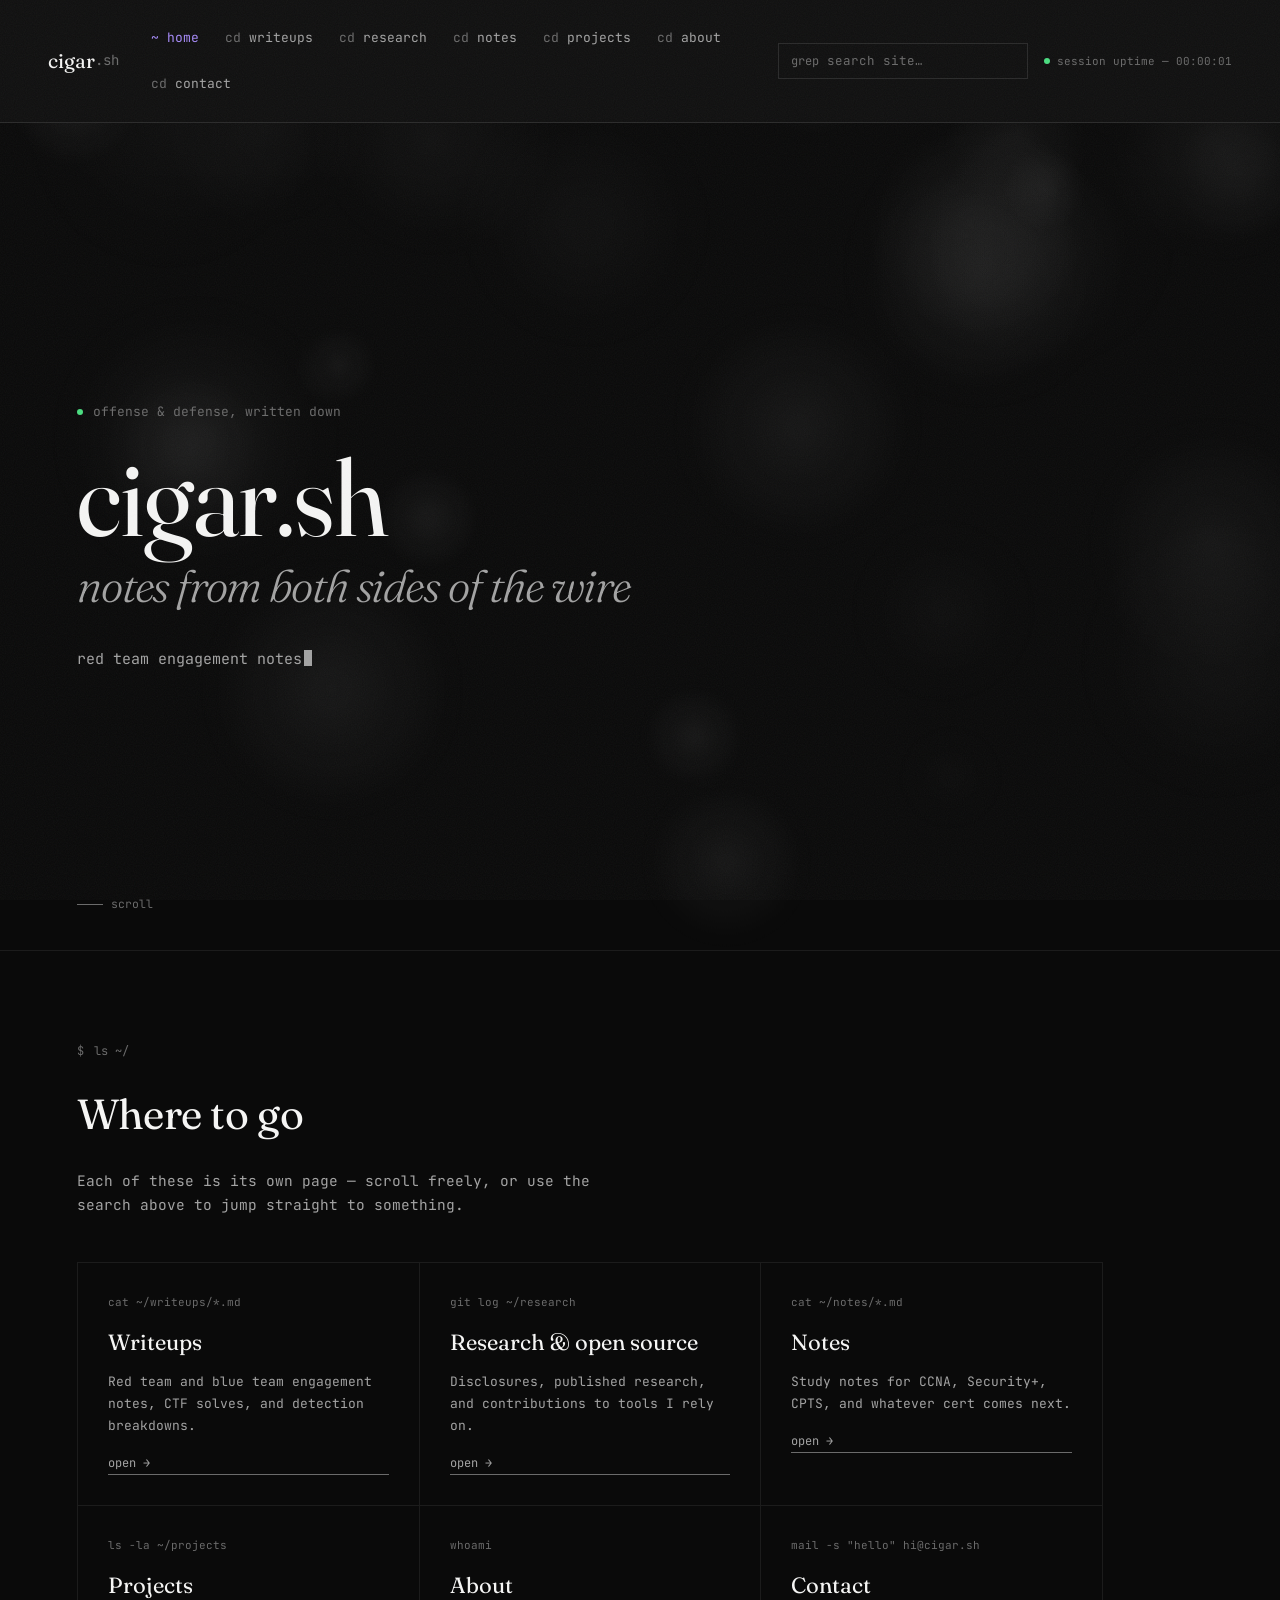
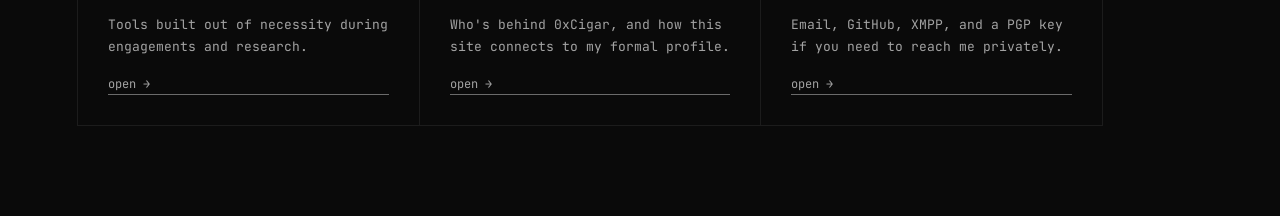
<file: index.html>
<!DOCTYPE html>
<html lang="en">
<head>
<meta charset="UTF-8">
<meta name="viewport" content="width=device-width, initial-scale=1.0">
<title>cigar.sh — offensive &amp; defensive security notes</title>
<meta name="description" content="Red team and blue team writeups, security research, study notes, and open source projects from 0xCigar.">
<meta name="robots" content="index, follow">
<link rel="canonical" href="https://cigar.sh/">
<meta property="og:title" content="cigar.sh — offensive &amp; defensive security notes">
<meta property="og:description" content="Red team and blue team writeups, security research, study notes, and open source projects from 0xCigar.">
<meta property="og:type" content="website">
<meta property="og:url" content="https://cigar.sh/">
<meta property="og:image" content="https://cigar.sh/assets/og-image.png">
<meta name="twitter:card" content="summary_large_image">
<meta name="twitter:title" content="cigar.sh — offensive &amp; defensive security notes">
<meta name="twitter:description" content="Red team and blue team writeups, security research, study notes, and open source projects from 0xCigar.">
<meta name="twitter:image" content="https://cigar.sh/assets/og-image.png">
<link rel="icon" href="assets/favicon.ico" sizes="any">
<link rel="icon" type="image/svg+xml" href="assets/favicon.svg">
<link rel="apple-touch-icon" href="assets/favicon.png">
<link rel="preconnect" href="https://fonts.googleapis.com">
<link rel="preconnect" href="https://fonts.gstatic.com" crossorigin>
<link href="https://fonts.googleapis.com/css2?family=Fraunces:opsz,wght@9..144,300;9..144,400;9..144,500;9..144,600&family=JetBrains+Mono:ital,wght@0,300;0,400;0,500;0,600;1,400&display=swap" rel="stylesheet">
<link rel="stylesheet" href="assets/style.css">
<script type="application/ld+json">{"@context": "https://schema.org", "@type": "Person", "name": "0xCigar", "url": "https://cigar.sh/", "sameAs": ["https://github.com/0xCigar", "https://ayushwahane.com"]}</script>
<script type="application/ld+json">{"@context": "https://schema.org", "@type": "WebSite", "name": "cigar.sh", "url": "https://cigar.sh/", "potentialAction": {"@type": "SearchAction", "target": "https://cigar.sh/index.html?q={search_term_string}", "query-input": "required name=search_term_string"}}</script>
</head>
<body data-page="home">

<div class="grain"></div>

<header class="topbar" id="topbar">
  <div class="topbar-row">
    <a href="index.html" class="tb-mark">cigar<span class="dim">.sh</span></a>
    <nav class="tb-nav" id="tbNav" aria-label="Primary">
      <ul>
        <li><a href="index.html" data-page="home"><span class="op">~</span> home</a></li>
        <li><a href="writeups.html" data-page="writeups"><span class="op">cd</span> writeups</a></li>
        <li><a href="research.html" data-page="research"><span class="op">cd</span> research</a></li>
        <li><a href="notes.html" data-page="notes"><span class="op">cd</span> notes</a></li>
        <li><a href="projects.html" data-page="projects"><span class="op">cd</span> projects</a></li>
        <li><a href="about.html" data-page="about"><span class="op">cd</span> about</a></li>
        <li><a href="contact.html" data-page="contact"><span class="op">cd</span> contact</a></li>
      </ul>
    </nav>
    <div class="tb-right">
      <div class="tb-search" data-search-widget>
        <span class="glyph">grep</span>
        <input type="text" id="topSearch" placeholder="search site…" autocomplete="off">
        <div class="tb-search-panel" id="topSearchPanel">
          <div class="tb-search-count" id="topSearchCount"></div>
          <div class="ss-results" id="topSearchResults"></div>
          <div class="no-results" id="topSearchNoResults">Nothing matches that search.</div>
        </div>
      </div>
      <div class="tb-uptime"><span class="dot"></span><span class="uptime-target">session uptime — 00:00:00</span></div>
      <button class="tb-toggle" id="navToggle" aria-label="Toggle navigation" aria-expanded="false">
        <span class="hamburger-icon"><span></span><span></span><span></span></span>
      </button>
    </div>
  </div>
  <div class="tb-overlay" id="tbOverlay">
    <nav class="tb-overlay-nav" aria-label="Primary, expanded">
      <ul>
        <li><a href="index.html" data-page="home"><span class="op">~</span> home</a></li>
        <li><a href="writeups.html" data-page="writeups"><span class="op">cd</span> writeups</a></li>
        <li><a href="research.html" data-page="research"><span class="op">cd</span> research</a></li>
        <li><a href="notes.html" data-page="notes"><span class="op">cd</span> notes</a></li>
        <li><a href="projects.html" data-page="projects"><span class="op">cd</span> projects</a></li>
        <li><a href="about.html" data-page="about"><span class="op">cd</span> about</a></li>
        <li><a href="contact.html" data-page="contact"><span class="op">cd</span> contact</a></li>
      </ul>
    </nav>
    <div class="tb-search" data-search-widget>
        <span class="glyph">grep</span>
        <input type="text" id="topSearchOverlay" placeholder="search site…" autocomplete="off">
        <div class="tb-search-panel" id="topSearchOverlayPanel">
          <div class="tb-search-count" id="topSearchOverlayCount"></div>
          <div class="ss-results" id="topSearchOverlayResults"></div>
          <div class="no-results" id="topSearchOverlayNoResults">Nothing matches that search.</div>
        </div>
      </div>
    <div class="tb-overlay-socials">
      <a href="xmpp.html"><span class="glyph">xmpp</span> 0x@cigar.sh</a>
    </div>
    <div class="tb-overlay-uptime"><span class="dot"></span><span class="uptime-target">session uptime — 00:00:00</span></div>
  </div>
</header>

<main class="main">
<section class="hero" id="hero">
  <canvas id="smoke-canvas"></canvas>
  <div class="hero-inner">
    <div class="hero-kicker"><span class="dot"></span> offense &amp; defense, written down</div>
    <h1>
      <span>cigar.sh</span>
      <span class="thin">notes from both sides of the wire</span>
    </h1>
    <div class="hero-type"><span id="typeTarget"></span><span class="cursor"></span></div>
  </div>
  <div class="hero-scroll"><span class="line"></span> scroll</div>
</section>

<section id="index">
  <div class="eyebrow">ls ~/</div>
  <h2 class="section-title">Where to go</h2>
  <p class="section-lede">Each of these is its own page — scroll freely, or use the search above to jump straight to something.</p>

  <div class="preview-grid">
    <a class="preview-card" href="writeups.html">
      <div class="preview-kicker">cat ~/writeups/*.md</div>
      <div class="preview-title">Writeups</div>
      <div class="preview-desc">Red team and blue team engagement notes, CTF solves, and detection breakdowns.</div>
      <div class="preview-go">open →</div>
    </a>
    <a class="preview-card" href="research.html">
      <div class="preview-kicker">git log ~/research</div>
      <div class="preview-title">Research &amp; open source</div>
      <div class="preview-desc">Disclosures, published research, and contributions to tools I rely on.</div>
      <div class="preview-go">open →</div>
    </a>
    <a class="preview-card" href="notes.html">
      <div class="preview-kicker">cat ~/notes/*.md</div>
      <div class="preview-title">Notes</div>
      <div class="preview-desc">Study notes for CCNA, Security+, CPTS, and whatever cert comes next.</div>
      <div class="preview-go">open →</div>
    </a>
    <a class="preview-card" href="projects.html">
      <div class="preview-kicker">ls -la ~/projects</div>
      <div class="preview-title">Projects</div>
      <div class="preview-desc">Tools built out of necessity during engagements and research.</div>
      <div class="preview-go">open →</div>
    </a>
    <a class="preview-card" href="about.html">
      <div class="preview-kicker">whoami</div>
      <div class="preview-title">About</div>
      <div class="preview-desc">Who's behind 0xCigar, and how this site connects to my formal profile.</div>
      <div class="preview-go">open →</div>
    </a>
    <a class="preview-card" href="contact.html">
      <div class="preview-kicker">mail -s "hello" hi@cigar.sh</div>
      <div class="preview-title">Contact</div>
      <div class="preview-desc">Email, GitHub, XMPP, and a PGP key if you need to reach me privately.</div>
      <div class="preview-go">open →</div>
    </a>
  </div>
</section>
</main>

<script src="assets/search-data.js"></script>
<script src="assets/script.js"></script>
</body>
</html>
</file>
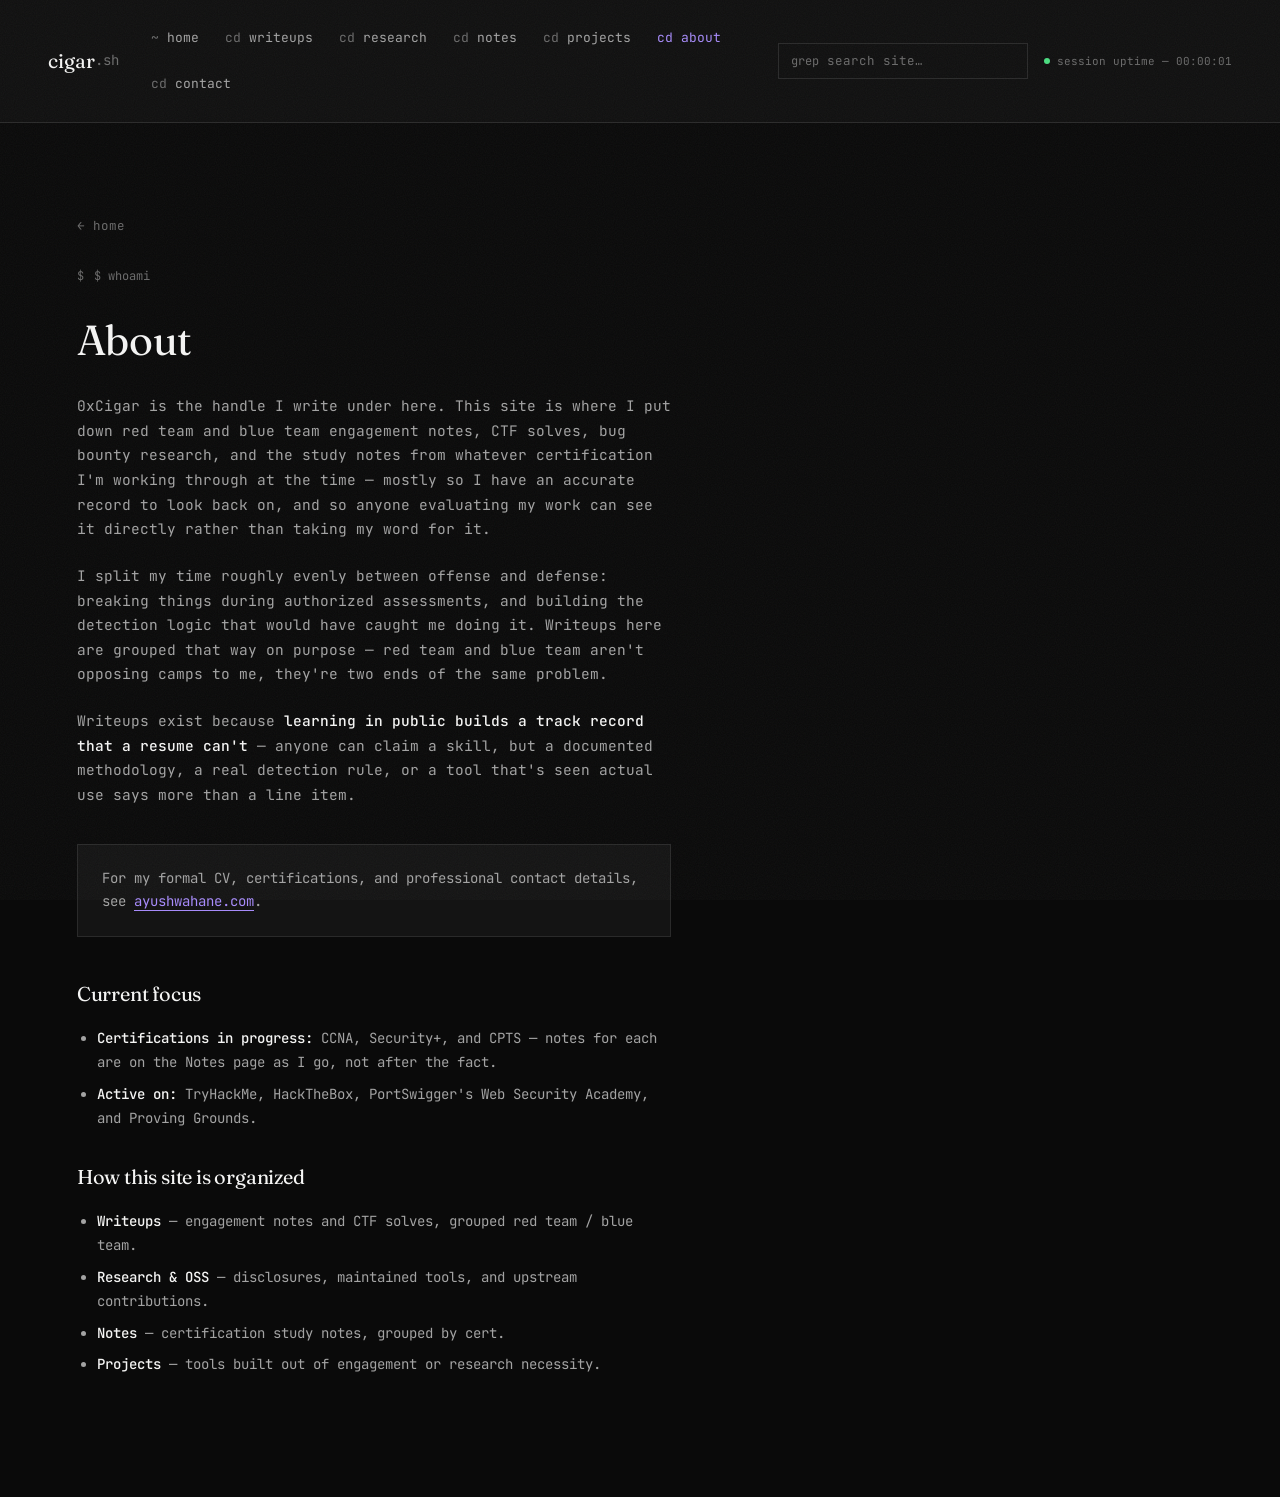
<file: about.html>
<!DOCTYPE html>
<html lang="en">
<head>
<meta charset="UTF-8">
<meta name="viewport" content="width=device-width, initial-scale=1.0">
<title>About — cigar.sh</title>
<meta name="description" content="Who&#x27;s behind 0xCigar, what this site covers, and a link to my formal CV at ayushwahane.com.">
<meta name="robots" content="index, follow">
<link rel="canonical" href="https://cigar.sh/about.html">
<meta property="og:title" content="About — cigar.sh">
<meta property="og:description" content="Who&#x27;s behind 0xCigar, what this site covers, and a link to my formal CV at ayushwahane.com.">
<meta property="og:type" content="website">
<meta property="og:url" content="https://cigar.sh/about.html">
<meta property="og:image" content="https://cigar.sh/assets/og-image.png">
<meta name="twitter:card" content="summary_large_image">
<meta name="twitter:title" content="About — cigar.sh">
<meta name="twitter:description" content="Who&#x27;s behind 0xCigar, what this site covers, and a link to my formal CV at ayushwahane.com.">
<meta name="twitter:image" content="https://cigar.sh/assets/og-image.png">
<link rel="icon" href="assets/favicon.ico" sizes="any">
<link rel="icon" type="image/svg+xml" href="assets/favicon.svg">
<link rel="apple-touch-icon" href="assets/favicon.png">
<link rel="preconnect" href="https://fonts.googleapis.com">
<link rel="preconnect" href="https://fonts.gstatic.com" crossorigin>
<link href="https://fonts.googleapis.com/css2?family=Fraunces:opsz,wght@9..144,300;9..144,400;9..144,500;9..144,600&family=JetBrains+Mono:ital,wght@0,300;0,400;0,500;0,600;1,400&display=swap" rel="stylesheet">
<link rel="stylesheet" href="assets/style.css">
</head>
<body data-page="about">

<div class="grain"></div>

<header class="topbar" id="topbar">
  <div class="topbar-row">
    <a href="index.html" class="tb-mark">cigar<span class="dim">.sh</span></a>
    <nav class="tb-nav" id="tbNav" aria-label="Primary">
      <ul>
        <li><a href="index.html" data-page="home"><span class="op">~</span> home</a></li>
        <li><a href="writeups.html" data-page="writeups"><span class="op">cd</span> writeups</a></li>
        <li><a href="research.html" data-page="research"><span class="op">cd</span> research</a></li>
        <li><a href="notes.html" data-page="notes"><span class="op">cd</span> notes</a></li>
        <li><a href="projects.html" data-page="projects"><span class="op">cd</span> projects</a></li>
        <li><a href="about.html" data-page="about"><span class="op">cd</span> about</a></li>
        <li><a href="contact.html" data-page="contact"><span class="op">cd</span> contact</a></li>
      </ul>
    </nav>
    <div class="tb-right">
      <div class="tb-search" data-search-widget>
        <span class="glyph">grep</span>
        <input type="text" id="topSearch" placeholder="search site…" autocomplete="off">
        <div class="tb-search-panel" id="topSearchPanel">
          <div class="tb-search-count" id="topSearchCount"></div>
          <div class="ss-results" id="topSearchResults"></div>
          <div class="no-results" id="topSearchNoResults">Nothing matches that search.</div>
        </div>
      </div>
      <div class="tb-uptime"><span class="dot"></span><span class="uptime-target">session uptime — 00:00:00</span></div>
      <button class="tb-toggle" id="navToggle" aria-label="Toggle navigation" aria-expanded="false">
        <span class="hamburger-icon"><span></span><span></span><span></span></span>
      </button>
    </div>
  </div>
  <div class="tb-overlay" id="tbOverlay">
    <nav class="tb-overlay-nav" aria-label="Primary, expanded">
      <ul>
        <li><a href="index.html" data-page="home"><span class="op">~</span> home</a></li>
        <li><a href="writeups.html" data-page="writeups"><span class="op">cd</span> writeups</a></li>
        <li><a href="research.html" data-page="research"><span class="op">cd</span> research</a></li>
        <li><a href="notes.html" data-page="notes"><span class="op">cd</span> notes</a></li>
        <li><a href="projects.html" data-page="projects"><span class="op">cd</span> projects</a></li>
        <li><a href="about.html" data-page="about"><span class="op">cd</span> about</a></li>
        <li><a href="contact.html" data-page="contact"><span class="op">cd</span> contact</a></li>
      </ul>
    </nav>
    <div class="tb-search" data-search-widget>
        <span class="glyph">grep</span>
        <input type="text" id="topSearchOverlay" placeholder="search site…" autocomplete="off">
        <div class="tb-search-panel" id="topSearchOverlayPanel">
          <div class="tb-search-count" id="topSearchOverlayCount"></div>
          <div class="ss-results" id="topSearchOverlayResults"></div>
          <div class="no-results" id="topSearchOverlayNoResults">Nothing matches that search.</div>
        </div>
      </div>
    <div class="tb-overlay-socials">
      <a href="xmpp.html"><span class="glyph">xmpp</span> 0x@cigar.sh</a>
    </div>
    <div class="tb-overlay-uptime"><span class="dot"></span><span class="uptime-target">session uptime — 00:00:00</span></div>
  </div>
</header>

<main class="main">
<section id="about">
  <a class="back-link" href="index.html">← home</a>
  <div class="eyebrow">$ whoami</div>
  <h2 class="section-title">About</h2>

  <div class="about-body">
    <p>0xCigar is the handle I write under here. This site is where I put down red team and blue team engagement notes, CTF solves, bug bounty research, and the study notes from whatever certification I'm working through at the time — mostly so I have an accurate record to look back on, and so anyone evaluating my work can see it directly rather than taking my word for it.</p>

    <p>I split my time roughly evenly between offense and defense: breaking things during authorized assessments, and building the detection logic that would have caught me doing it. Writeups here are grouped that way on purpose — red team and blue team aren't opposing camps to me, they're two ends of the same problem.</p>

    <p>Writeups exist because <strong>learning in public builds a track record that a resume can't</strong> — anyone can claim a skill, but a documented methodology, a real detection rule, or a tool that's seen actual use says more than a line item.</p>

    <div class="cv-callout">
      <p>For my formal CV, certifications, and professional contact details, see <a href="https://ayushwahane.com" target="_blank" rel="noopener">ayushwahane.com</a>.</p>
    </div>

    <h3 style="font-family:var(--serif); font-size:20px; color:var(--ink); margin-bottom:16px;">Current focus</h3>
    <ul class="about-list">
      <li><strong>Certifications in progress:</strong> CCNA, Security+, and CPTS — notes for each are on the <a href="notes.html">Notes</a> page as I go, not after the fact.</li>
      <li><strong>Active on:</strong> TryHackMe, HackTheBox, PortSwigger's Web Security Academy, and Proving Grounds.</li>
    </ul>

    <h3 style="font-family:var(--serif); font-size:20px; color:var(--ink); margin-bottom:16px;">How this site is organized</h3>
    <ul class="about-list">
      <li><strong><a href="writeups.html">Writeups</a></strong> — engagement notes and CTF solves, grouped red team / blue team.</li>
      <li><strong><a href="research.html">Research &amp; OSS</a></strong> — disclosures, maintained tools, and upstream contributions.</li>
      <li><strong><a href="notes.html">Notes</a></strong> — certification study notes, grouped by cert.</li>
      <li><strong><a href="projects.html">Projects</a></strong> — tools built out of engagement or research necessity.</li>
    </ul>
  </div>
</section>
</main>

<script src="assets/search-data.js"></script>
<script src="assets/script.js"></script>
</body>
</html>
</file>
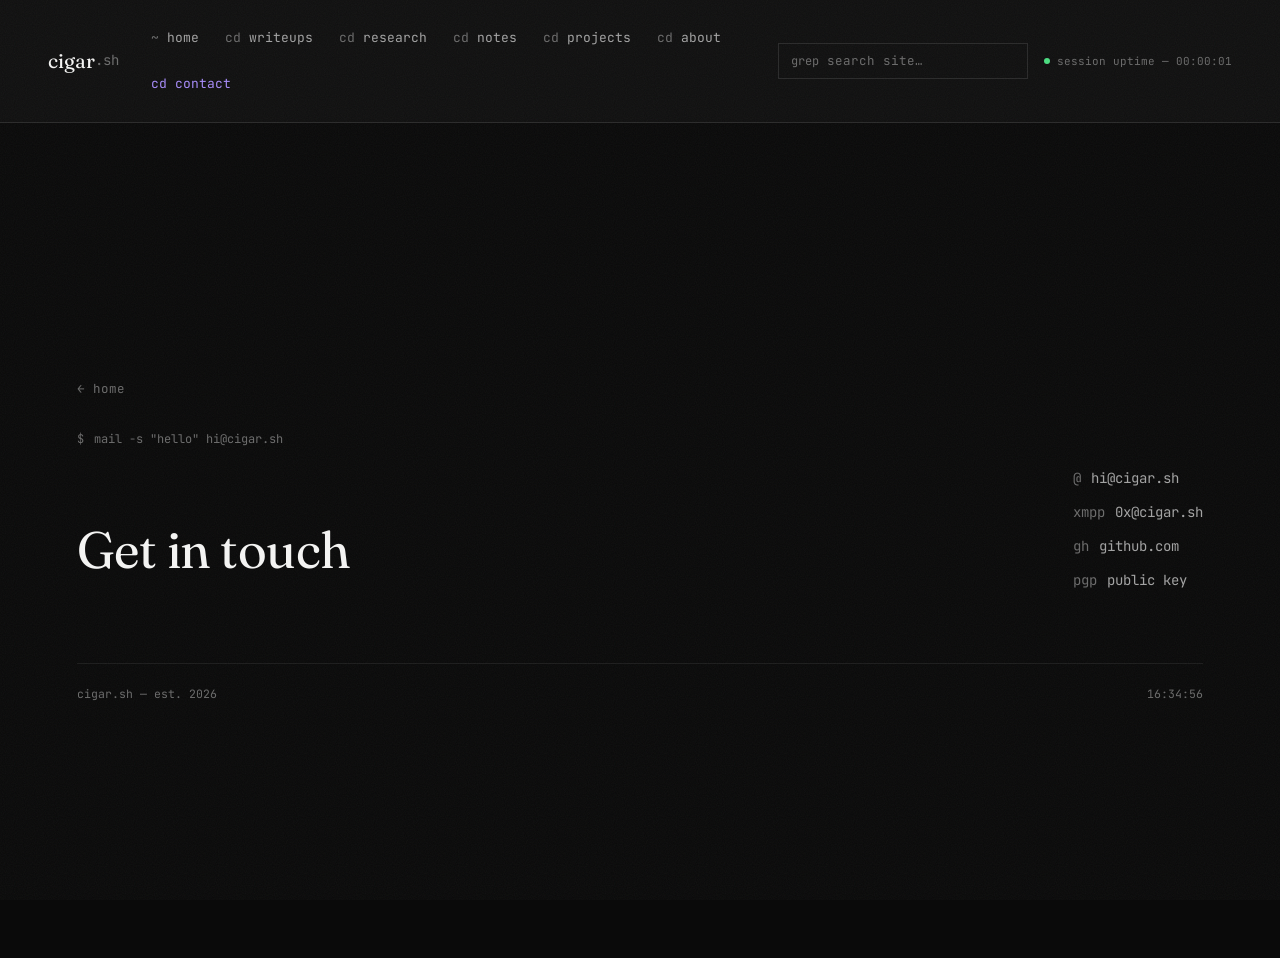
<file: contact.html>
<!DOCTYPE html>
<html lang="en">
<head>
<meta charset="UTF-8">
<meta name="viewport" content="width=device-width, initial-scale=1.0">
<title>Contact — cigar.sh</title>
<meta name="description" content="Reach 0xCigar by email, GitHub, X/Twitter, self-hosted XMPP, or PGP-encrypted mail.">
<meta name="robots" content="index, follow">
<link rel="canonical" href="https://cigar.sh/contact.html">
<meta property="og:title" content="Contact — cigar.sh">
<meta property="og:description" content="Reach 0xCigar by email, GitHub, X/Twitter, self-hosted XMPP, or PGP-encrypted mail.">
<meta property="og:type" content="website">
<meta property="og:url" content="https://cigar.sh/contact.html">
<meta property="og:image" content="https://cigar.sh/assets/og-image.png">
<meta name="twitter:card" content="summary_large_image">
<meta name="twitter:title" content="Contact — cigar.sh">
<meta name="twitter:description" content="Reach 0xCigar by email, GitHub, X/Twitter, self-hosted XMPP, or PGP-encrypted mail.">
<meta name="twitter:image" content="https://cigar.sh/assets/og-image.png">
<link rel="icon" href="assets/favicon.ico" sizes="any">
<link rel="icon" type="image/svg+xml" href="assets/favicon.svg">
<link rel="apple-touch-icon" href="assets/favicon.png">
<link rel="preconnect" href="https://fonts.googleapis.com">
<link rel="preconnect" href="https://fonts.gstatic.com" crossorigin>
<link href="https://fonts.googleapis.com/css2?family=Fraunces:opsz,wght@9..144,300;9..144,400;9..144,500;9..144,600&family=JetBrains+Mono:ital,wght@0,300;0,400;0,500;0,600;1,400&display=swap" rel="stylesheet">
<link rel="stylesheet" href="assets/style.css">
</head>
<body data-page="contact">

<div class="grain"></div>

<header class="topbar" id="topbar">
  <div class="topbar-row">
    <a href="index.html" class="tb-mark">cigar<span class="dim">.sh</span></a>
    <nav class="tb-nav" id="tbNav" aria-label="Primary">
      <ul>
        <li><a href="index.html" data-page="home"><span class="op">~</span> home</a></li>
        <li><a href="writeups.html" data-page="writeups"><span class="op">cd</span> writeups</a></li>
        <li><a href="research.html" data-page="research"><span class="op">cd</span> research</a></li>
        <li><a href="notes.html" data-page="notes"><span class="op">cd</span> notes</a></li>
        <li><a href="projects.html" data-page="projects"><span class="op">cd</span> projects</a></li>
        <li><a href="about.html" data-page="about"><span class="op">cd</span> about</a></li>
        <li><a href="contact.html" data-page="contact"><span class="op">cd</span> contact</a></li>
      </ul>
    </nav>
    <div class="tb-right">
      <div class="tb-search" data-search-widget>
        <span class="glyph">grep</span>
        <input type="text" id="topSearch" placeholder="search site…" autocomplete="off">
        <div class="tb-search-panel" id="topSearchPanel">
          <div class="tb-search-count" id="topSearchCount"></div>
          <div class="ss-results" id="topSearchResults"></div>
          <div class="no-results" id="topSearchNoResults">Nothing matches that search.</div>
        </div>
      </div>
      <div class="tb-uptime"><span class="dot"></span><span class="uptime-target">session uptime — 00:00:00</span></div>
      <button class="tb-toggle" id="navToggle" aria-label="Toggle navigation" aria-expanded="false">
        <span class="hamburger-icon"><span></span><span></span><span></span></span>
      </button>
    </div>
  </div>
  <div class="tb-overlay" id="tbOverlay">
    <nav class="tb-overlay-nav" aria-label="Primary, expanded">
      <ul>
        <li><a href="index.html" data-page="home"><span class="op">~</span> home</a></li>
        <li><a href="writeups.html" data-page="writeups"><span class="op">cd</span> writeups</a></li>
        <li><a href="research.html" data-page="research"><span class="op">cd</span> research</a></li>
        <li><a href="notes.html" data-page="notes"><span class="op">cd</span> notes</a></li>
        <li><a href="projects.html" data-page="projects"><span class="op">cd</span> projects</a></li>
        <li><a href="about.html" data-page="about"><span class="op">cd</span> about</a></li>
        <li><a href="contact.html" data-page="contact"><span class="op">cd</span> contact</a></li>
      </ul>
    </nav>
    <div class="tb-search" data-search-widget>
        <span class="glyph">grep</span>
        <input type="text" id="topSearchOverlay" placeholder="search site…" autocomplete="off">
        <div class="tb-search-panel" id="topSearchOverlayPanel">
          <div class="tb-search-count" id="topSearchOverlayCount"></div>
          <div class="ss-results" id="topSearchOverlayResults"></div>
          <div class="no-results" id="topSearchOverlayNoResults">Nothing matches that search.</div>
        </div>
      </div>
    <div class="tb-overlay-socials">
      <a href="xmpp.html"><span class="glyph">xmpp</span> 0x@cigar.sh</a>
    </div>
    <div class="tb-overlay-uptime"><span class="dot"></span><span class="uptime-target">session uptime — 00:00:00</span></div>
  </div>
</header>

<main class="main">
<section id="contact" class="contact" style="min-height:calc(100vh - 65px); display:flex; flex-direction:column; justify-content:center;">
  <a class="back-link" href="index.html">← home</a>
  <div class="eyebrow">mail -s "hello" hi@cigar.sh</div>
  <div class="contact-inner">
    <h2 class="contact-title">Get in touch</h2>
    <div class="contact-links">
      <a href="mailto:hi@cigar.sh"><span class="glyph">@</span> hi@cigar.sh</a>
      <a href="xmpp.html"><span class="glyph">xmpp</span> 0x@cigar.sh</a>
      <a href="https://github.com/0xCigar" target="_blank" rel="noopener"><span class="glyph">gh</span> github.com</a>
      <!-- <a href="https://twitter.com/yourhandle" target="_blank" rel="noopener"><span class="glyph">tw</span> twitter.com/yourhandle</a> -->
      <a href="pgp.html"><span class="glyph">pgp</span> public key</a>
    </div>
  </div>
  <div class="footer-bar">
    <span>cigar.sh — est. 2026</span>
    <span id="clock">--:--:--</span>
  </div>
</section>
</main>

<script src="assets/search-data.js"></script>
<script src="assets/script.js"></script>
</body>
</html>
</file>
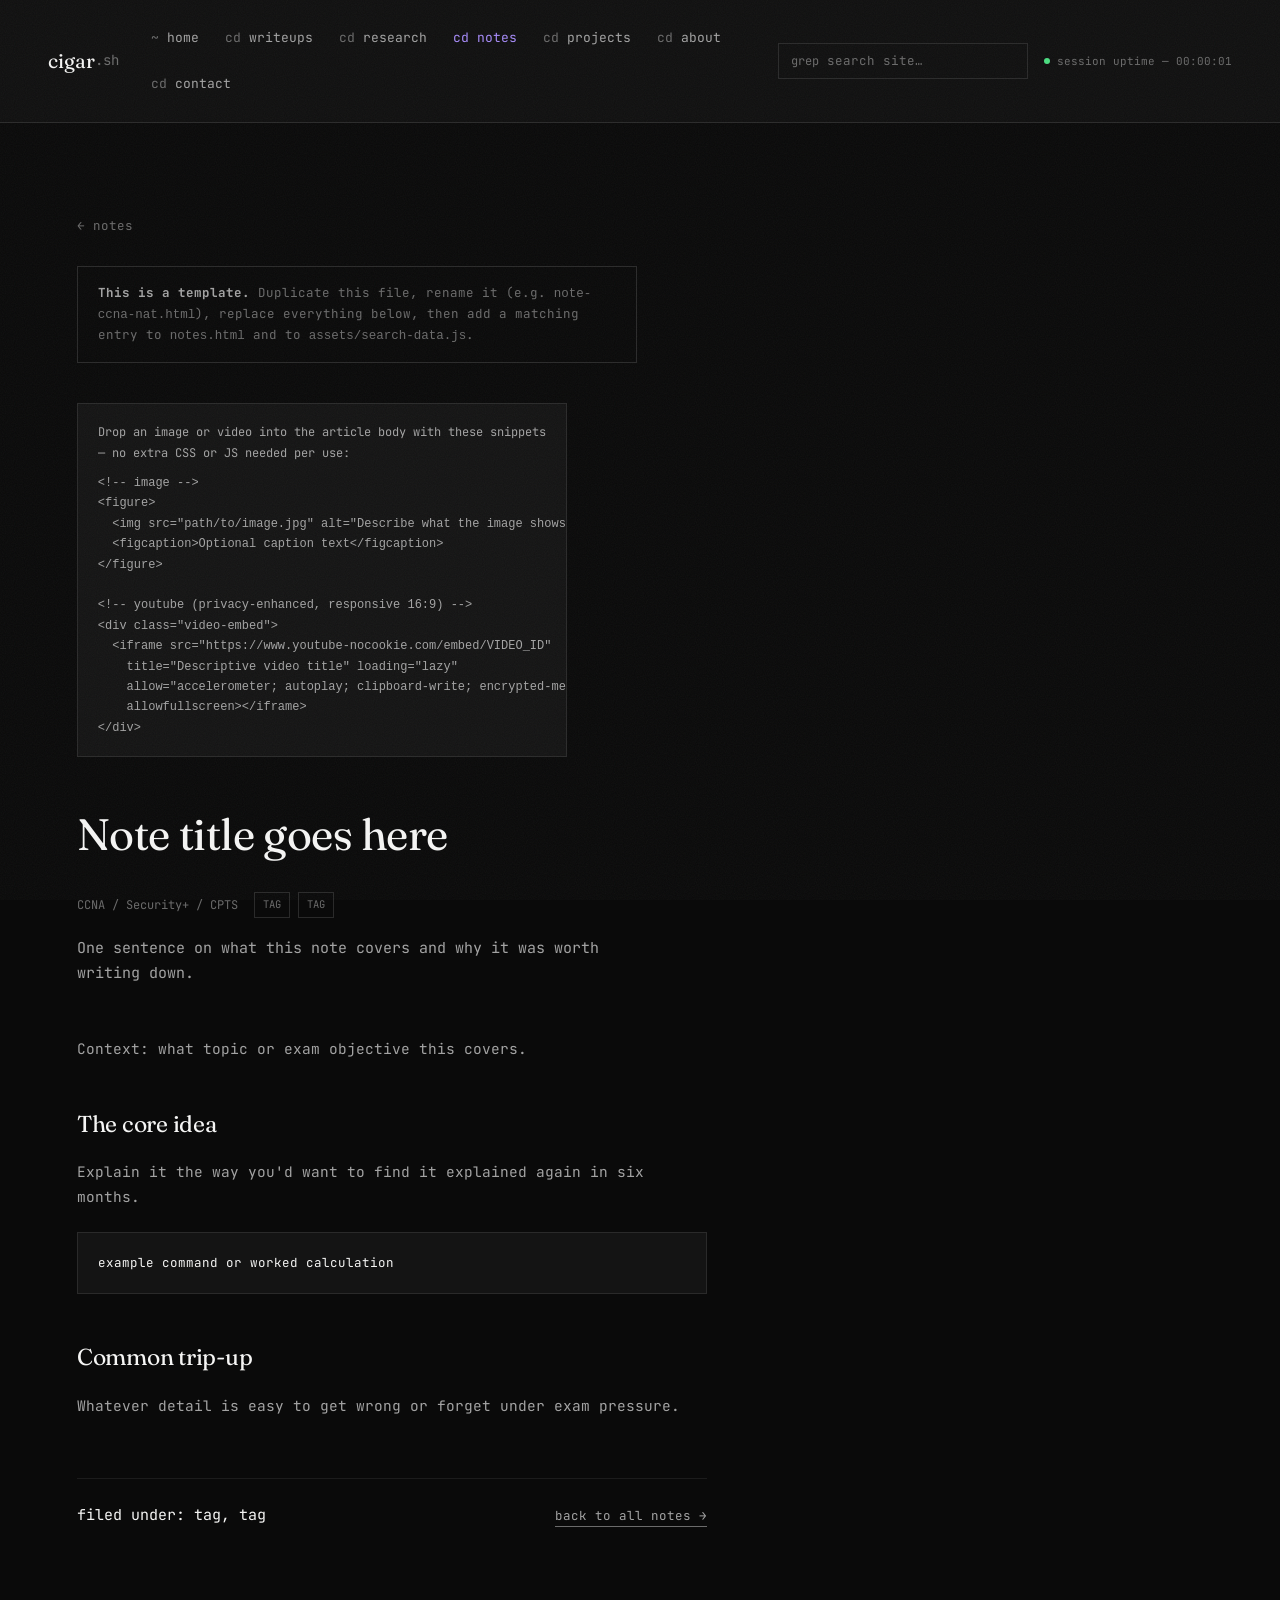
<file: note-template.html>
<!DOCTYPE html>
<html lang="en">
<head>
<meta charset="UTF-8">
<meta name="viewport" content="width=device-width, initial-scale=1.0">
<title>Note title goes here — cigar.sh</title>
<meta name="description" content="Template for a new study note entry — duplicate and replace before publishing.">
<meta name="robots" content="index, follow">
<link rel="canonical" href="https://cigar.sh/note-template.html">
<meta property="og:title" content="Note title goes here — cigar.sh">
<meta property="og:description" content="Template for a new study note entry — duplicate and replace before publishing.">
<meta property="og:type" content="website">
<meta property="og:url" content="https://cigar.sh/note-template.html">
<meta property="og:image" content="https://cigar.sh/assets/og-image.png">
<meta name="twitter:card" content="summary_large_image">
<meta name="twitter:title" content="Note title goes here — cigar.sh">
<meta name="twitter:description" content="Template for a new study note entry — duplicate and replace before publishing.">
<meta name="twitter:image" content="https://cigar.sh/assets/og-image.png">
<link rel="icon" href="assets/favicon.ico" sizes="any">
<link rel="icon" type="image/svg+xml" href="assets/favicon.svg">
<link rel="apple-touch-icon" href="assets/favicon.png">
<link rel="preconnect" href="https://fonts.googleapis.com">
<link rel="preconnect" href="https://fonts.gstatic.com" crossorigin>
<link href="https://fonts.googleapis.com/css2?family=Fraunces:opsz,wght@9..144,300;9..144,400;9..144,500;9..144,600&family=JetBrains+Mono:ital,wght@0,300;0,400;0,500;0,600;1,400&display=swap" rel="stylesheet">
<link rel="stylesheet" href="assets/style.css">
<meta name="robots" content="noindex, nofollow">
</head>
<body data-page="notes">

<div class="grain"></div>

<header class="topbar" id="topbar">
  <div class="topbar-row">
    <a href="index.html" class="tb-mark">cigar<span class="dim">.sh</span></a>
    <nav class="tb-nav" id="tbNav" aria-label="Primary">
      <ul>
        <li><a href="index.html" data-page="home"><span class="op">~</span> home</a></li>
        <li><a href="writeups.html" data-page="writeups"><span class="op">cd</span> writeups</a></li>
        <li><a href="research.html" data-page="research"><span class="op">cd</span> research</a></li>
        <li><a href="notes.html" data-page="notes"><span class="op">cd</span> notes</a></li>
        <li><a href="projects.html" data-page="projects"><span class="op">cd</span> projects</a></li>
        <li><a href="about.html" data-page="about"><span class="op">cd</span> about</a></li>
        <li><a href="contact.html" data-page="contact"><span class="op">cd</span> contact</a></li>
      </ul>
    </nav>
    <div class="tb-right">
      <div class="tb-search" data-search-widget>
        <span class="glyph">grep</span>
        <input type="text" id="topSearch" placeholder="search site…" autocomplete="off">
        <div class="tb-search-panel" id="topSearchPanel">
          <div class="tb-search-count" id="topSearchCount"></div>
          <div class="ss-results" id="topSearchResults"></div>
          <div class="no-results" id="topSearchNoResults">Nothing matches that search.</div>
        </div>
      </div>
      <div class="tb-uptime"><span class="dot"></span><span class="uptime-target">session uptime — 00:00:00</span></div>
      <button class="tb-toggle" id="navToggle" aria-label="Toggle navigation" aria-expanded="false">
        <span class="hamburger-icon"><span></span><span></span><span></span></span>
      </button>
    </div>
  </div>
  <div class="tb-overlay" id="tbOverlay">
    <nav class="tb-overlay-nav" aria-label="Primary, expanded">
      <ul>
        <li><a href="index.html" data-page="home"><span class="op">~</span> home</a></li>
        <li><a href="writeups.html" data-page="writeups"><span class="op">cd</span> writeups</a></li>
        <li><a href="research.html" data-page="research"><span class="op">cd</span> research</a></li>
        <li><a href="notes.html" data-page="notes"><span class="op">cd</span> notes</a></li>
        <li><a href="projects.html" data-page="projects"><span class="op">cd</span> projects</a></li>
        <li><a href="about.html" data-page="about"><span class="op">cd</span> about</a></li>
        <li><a href="contact.html" data-page="contact"><span class="op">cd</span> contact</a></li>
      </ul>
    </nav>
    <div class="tb-search" data-search-widget>
        <span class="glyph">grep</span>
        <input type="text" id="topSearchOverlay" placeholder="search site…" autocomplete="off">
        <div class="tb-search-panel" id="topSearchOverlayPanel">
          <div class="tb-search-count" id="topSearchOverlayCount"></div>
          <div class="ss-results" id="topSearchOverlayResults"></div>
          <div class="no-results" id="topSearchOverlayNoResults">Nothing matches that search.</div>
        </div>
      </div>
    <div class="tb-overlay-socials">
      <a href="xmpp.html"><span class="glyph">xmpp</span> 0x@cigar.sh</a>
    </div>
    <div class="tb-overlay-uptime"><span class="dot"></span><span class="uptime-target">session uptime — 00:00:00</span></div>
  </div>
</header>

<main class="main">
<section id="article">
  <a class="back-link" href="notes.html">← notes</a>

  <div class="template-note">
    <strong>This is a template.</strong> Duplicate this file, rename it (e.g. <code>note-ccna-nat.html</code>), replace everything below, then add a matching entry to <code>notes.html</code> and to <code>assets/search-data.js</code>.
  </div>

  <div class="embed-example">
        Drop an image or video into the article body with these snippets — no extra CSS or JS needed per use:
        <pre><code>&lt;!-- image --&gt;
&lt;figure&gt;
  &lt;img src="path/to/image.jpg" alt="Describe what the image shows" loading="lazy"&gt;
  &lt;figcaption&gt;Optional caption text&lt;/figcaption&gt;
&lt;/figure&gt;

&lt;!-- youtube (privacy-enhanced, responsive 16:9) --&gt;
&lt;div class="video-embed"&gt;
  &lt;iframe src="https://www.youtube-nocookie.com/embed/VIDEO_ID"
    title="Descriptive video title" loading="lazy"
    allow="accelerometer; autoplay; clipboard-write; encrypted-media; gyroscope; picture-in-picture"
    allowfullscreen&gt;&lt;/iframe&gt;
&lt;/div&gt;</code></pre>
      </div>

  <div class="article-header">
    <h1 class="article-title">Note title goes here</h1>
    <div class="article-meta">
      <span>CCNA / Security+ / CPTS</span>
      <div class="article-tags"><span>TAG</span><span>TAG</span></div>
    </div>
    <p class="article-dek">One sentence on what this note covers and why it was worth writing down.</p>
  </div>

  <div class="article-body">
    <p>Context: what topic or exam objective this covers.</p>

    <h3>The core idea</h3>
    <p>Explain it the way you'd want to find it explained again in six months.</p>

    <pre><code>example command or worked calculation
</code></pre>

    <h3>Common trip-up</h3>
    <p>Whatever detail is easy to get wrong or forget under exam pressure.</p>
  </div>

  <div class="article-footer">
    <span>filed under: tag, tag</span>
    <a href="notes.html">back to all notes →</a>
  </div>
</section>
</main>

<script src="assets/search-data.js"></script>
<script src="assets/script.js"></script>
</body>
</html>
</file>
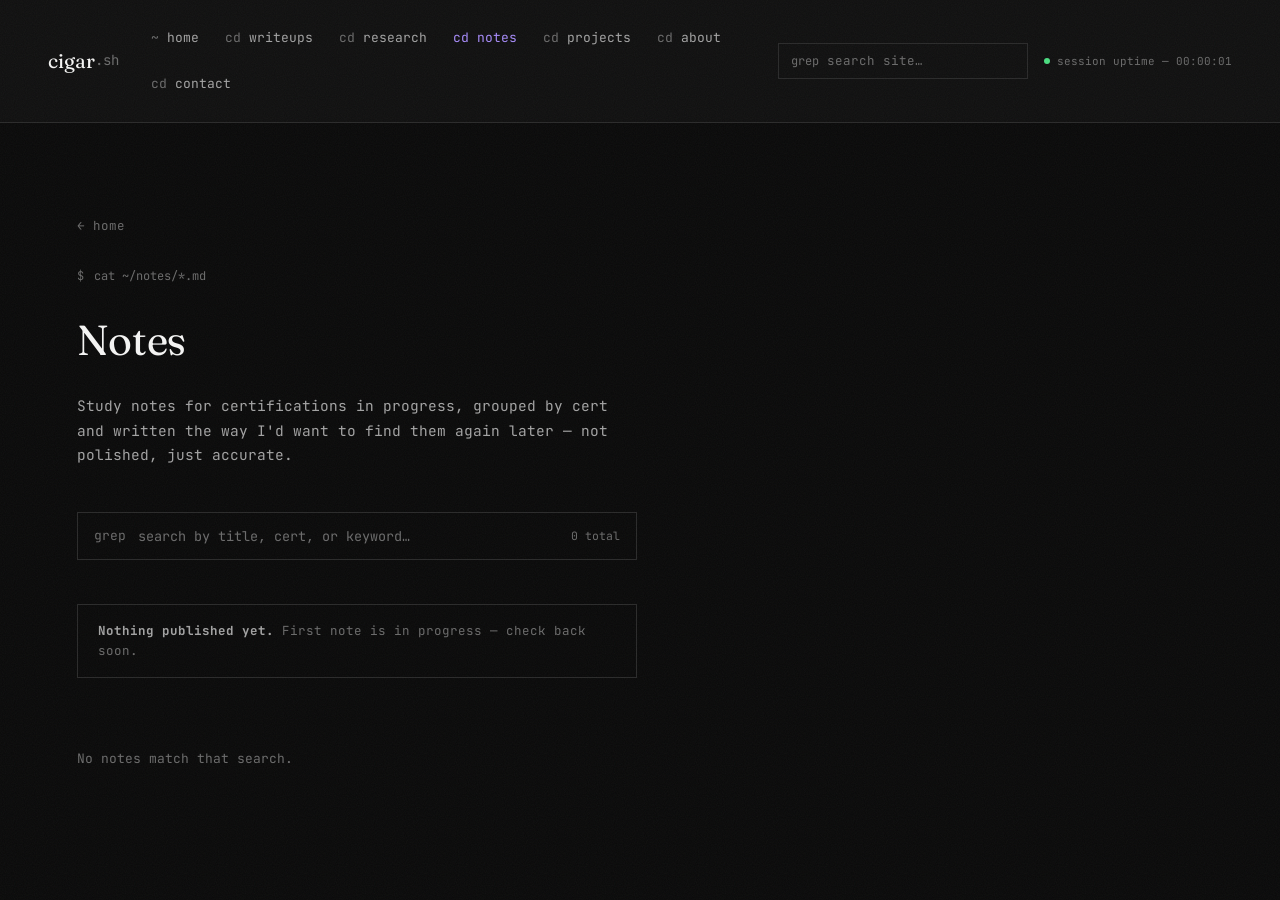
<file: notes.html>
<!DOCTYPE html>
<html lang="en">
<head>
<meta charset="UTF-8">
<meta name="viewport" content="width=device-width, initial-scale=1.0">
<title>Notes — cigar.sh</title>
<meta name="description" content="Study notes for CCNA, Security+, CPTS, and future certifications, from 0xCigar.">
<meta name="robots" content="index, follow">
<link rel="canonical" href="https://cigar.sh/notes.html">
<meta property="og:title" content="Notes — cigar.sh">
<meta property="og:description" content="Study notes for CCNA, Security+, CPTS, and future certifications, from 0xCigar.">
<meta property="og:type" content="website">
<meta property="og:url" content="https://cigar.sh/notes.html">
<meta property="og:image" content="https://cigar.sh/assets/og-image.png">
<meta name="twitter:card" content="summary_large_image">
<meta name="twitter:title" content="Notes — cigar.sh">
<meta name="twitter:description" content="Study notes for CCNA, Security+, CPTS, and future certifications, from 0xCigar.">
<meta name="twitter:image" content="https://cigar.sh/assets/og-image.png">
<link rel="icon" href="assets/favicon.ico" sizes="any">
<link rel="icon" type="image/svg+xml" href="assets/favicon.svg">
<link rel="apple-touch-icon" href="assets/favicon.png">
<link rel="preconnect" href="https://fonts.googleapis.com">
<link rel="preconnect" href="https://fonts.gstatic.com" crossorigin>
<link href="https://fonts.googleapis.com/css2?family=Fraunces:opsz,wght@9..144,300;9..144,400;9..144,500;9..144,600&family=JetBrains+Mono:ital,wght@0,300;0,400;0,500;0,600;1,400&display=swap" rel="stylesheet">
<link rel="stylesheet" href="assets/style.css">
</head>
<body data-page="notes">

<div class="grain"></div>

<header class="topbar" id="topbar">
  <div class="topbar-row">
    <a href="index.html" class="tb-mark">cigar<span class="dim">.sh</span></a>
    <nav class="tb-nav" id="tbNav" aria-label="Primary">
      <ul>
        <li><a href="index.html" data-page="home"><span class="op">~</span> home</a></li>
        <li><a href="writeups.html" data-page="writeups"><span class="op">cd</span> writeups</a></li>
        <li><a href="research.html" data-page="research"><span class="op">cd</span> research</a></li>
        <li><a href="notes.html" data-page="notes"><span class="op">cd</span> notes</a></li>
        <li><a href="projects.html" data-page="projects"><span class="op">cd</span> projects</a></li>
        <li><a href="about.html" data-page="about"><span class="op">cd</span> about</a></li>
        <li><a href="contact.html" data-page="contact"><span class="op">cd</span> contact</a></li>
      </ul>
    </nav>
    <div class="tb-right">
      <div class="tb-search" data-search-widget>
        <span class="glyph">grep</span>
        <input type="text" id="topSearch" placeholder="search site…" autocomplete="off">
        <div class="tb-search-panel" id="topSearchPanel">
          <div class="tb-search-count" id="topSearchCount"></div>
          <div class="ss-results" id="topSearchResults"></div>
          <div class="no-results" id="topSearchNoResults">Nothing matches that search.</div>
        </div>
      </div>
      <div class="tb-uptime"><span class="dot"></span><span class="uptime-target">session uptime — 00:00:00</span></div>
      <button class="tb-toggle" id="navToggle" aria-label="Toggle navigation" aria-expanded="false">
        <span class="hamburger-icon"><span></span><span></span><span></span></span>
      </button>
    </div>
  </div>
  <div class="tb-overlay" id="tbOverlay">
    <nav class="tb-overlay-nav" aria-label="Primary, expanded">
      <ul>
        <li><a href="index.html" data-page="home"><span class="op">~</span> home</a></li>
        <li><a href="writeups.html" data-page="writeups"><span class="op">cd</span> writeups</a></li>
        <li><a href="research.html" data-page="research"><span class="op">cd</span> research</a></li>
        <li><a href="notes.html" data-page="notes"><span class="op">cd</span> notes</a></li>
        <li><a href="projects.html" data-page="projects"><span class="op">cd</span> projects</a></li>
        <li><a href="about.html" data-page="about"><span class="op">cd</span> about</a></li>
        <li><a href="contact.html" data-page="contact"><span class="op">cd</span> contact</a></li>
      </ul>
    </nav>
    <div class="tb-search" data-search-widget>
        <span class="glyph">grep</span>
        <input type="text" id="topSearchOverlay" placeholder="search site…" autocomplete="off">
        <div class="tb-search-panel" id="topSearchOverlayPanel">
          <div class="tb-search-count" id="topSearchOverlayCount"></div>
          <div class="ss-results" id="topSearchOverlayResults"></div>
          <div class="no-results" id="topSearchOverlayNoResults">Nothing matches that search.</div>
        </div>
      </div>
    <div class="tb-overlay-socials">
      <a href="xmpp.html"><span class="glyph">xmpp</span> 0x@cigar.sh</a>
    </div>
    <div class="tb-overlay-uptime"><span class="dot"></span><span class="uptime-target">session uptime — 00:00:00</span></div>
  </div>
</header>

<main class="main">
<section id="notes">
  <a class="back-link" href="index.html">← home</a>
  <div class="eyebrow">cat ~/notes/*.md</div>
  <h2 class="section-title">Notes</h2>
  <p class="section-lede">Study notes for certifications in progress, grouped by cert and written the way I'd want to find them again later — not polished, just accurate.</p>

  <div class="search-row">
    <span class="glyph">grep</span>
    <input type="text" id="notesSearch" placeholder="search by title, cert, or keyword…" autocomplete="off">
    <span class="search-count" id="notesCount"></span>
  </div>

  <div class="template-note" style="max-width:560px;">
        <strong>Nothing published yet.</strong> First note is in progress — check back soon.
      </div>

  <div class="no-results" id="notesNoResults">No notes match that search.</div>
</section>
</main>

<script src="assets/search-data.js"></script>
<script src="assets/script.js"></script>
</body>
</html>
</file>
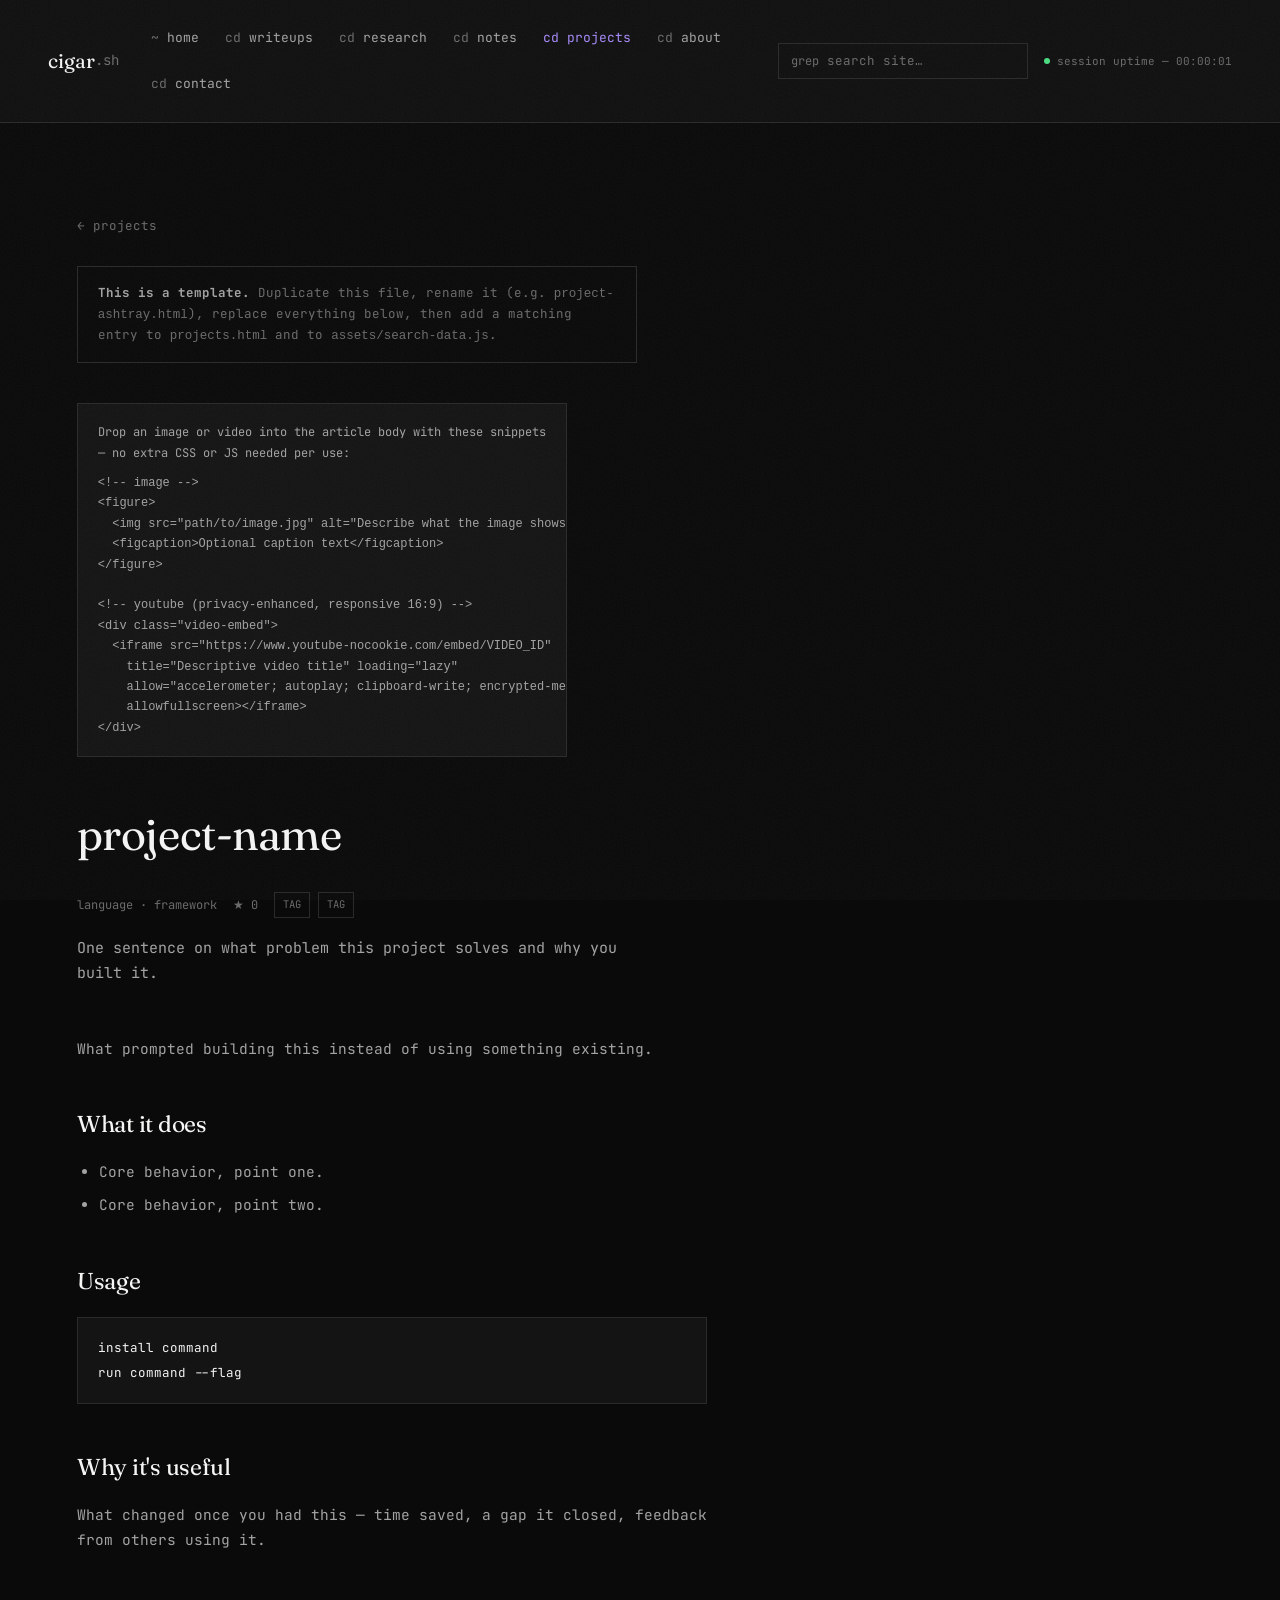
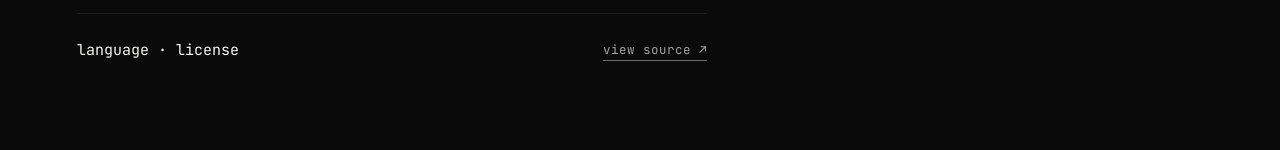
<file: project-template.html>
<!DOCTYPE html>
<html lang="en">
<head>
<meta charset="UTF-8">
<meta name="viewport" content="width=device-width, initial-scale=1.0">
<title>Project name goes here — cigar.sh</title>
<meta name="description" content="Template for a new project entry — duplicate and replace before publishing.">
<meta name="robots" content="index, follow">
<link rel="canonical" href="https://cigar.sh/project-template.html">
<meta property="og:title" content="Project name goes here — cigar.sh">
<meta property="og:description" content="Template for a new project entry — duplicate and replace before publishing.">
<meta property="og:type" content="website">
<meta property="og:url" content="https://cigar.sh/project-template.html">
<meta property="og:image" content="https://cigar.sh/assets/og-image.png">
<meta name="twitter:card" content="summary_large_image">
<meta name="twitter:title" content="Project name goes here — cigar.sh">
<meta name="twitter:description" content="Template for a new project entry — duplicate and replace before publishing.">
<meta name="twitter:image" content="https://cigar.sh/assets/og-image.png">
<link rel="icon" href="assets/favicon.ico" sizes="any">
<link rel="icon" type="image/svg+xml" href="assets/favicon.svg">
<link rel="apple-touch-icon" href="assets/favicon.png">
<link rel="preconnect" href="https://fonts.googleapis.com">
<link rel="preconnect" href="https://fonts.gstatic.com" crossorigin>
<link href="https://fonts.googleapis.com/css2?family=Fraunces:opsz,wght@9..144,300;9..144,400;9..144,500;9..144,600&family=JetBrains+Mono:ital,wght@0,300;0,400;0,500;0,600;1,400&display=swap" rel="stylesheet">
<link rel="stylesheet" href="assets/style.css">
<meta name="robots" content="noindex, nofollow">
</head>
<body data-page="projects">

<div class="grain"></div>

<header class="topbar" id="topbar">
  <div class="topbar-row">
    <a href="index.html" class="tb-mark">cigar<span class="dim">.sh</span></a>
    <nav class="tb-nav" id="tbNav" aria-label="Primary">
      <ul>
        <li><a href="index.html" data-page="home"><span class="op">~</span> home</a></li>
        <li><a href="writeups.html" data-page="writeups"><span class="op">cd</span> writeups</a></li>
        <li><a href="research.html" data-page="research"><span class="op">cd</span> research</a></li>
        <li><a href="notes.html" data-page="notes"><span class="op">cd</span> notes</a></li>
        <li><a href="projects.html" data-page="projects"><span class="op">cd</span> projects</a></li>
        <li><a href="about.html" data-page="about"><span class="op">cd</span> about</a></li>
        <li><a href="contact.html" data-page="contact"><span class="op">cd</span> contact</a></li>
      </ul>
    </nav>
    <div class="tb-right">
      <div class="tb-search" data-search-widget>
        <span class="glyph">grep</span>
        <input type="text" id="topSearch" placeholder="search site…" autocomplete="off">
        <div class="tb-search-panel" id="topSearchPanel">
          <div class="tb-search-count" id="topSearchCount"></div>
          <div class="ss-results" id="topSearchResults"></div>
          <div class="no-results" id="topSearchNoResults">Nothing matches that search.</div>
        </div>
      </div>
      <div class="tb-uptime"><span class="dot"></span><span class="uptime-target">session uptime — 00:00:00</span></div>
      <button class="tb-toggle" id="navToggle" aria-label="Toggle navigation" aria-expanded="false">
        <span class="hamburger-icon"><span></span><span></span><span></span></span>
      </button>
    </div>
  </div>
  <div class="tb-overlay" id="tbOverlay">
    <nav class="tb-overlay-nav" aria-label="Primary, expanded">
      <ul>
        <li><a href="index.html" data-page="home"><span class="op">~</span> home</a></li>
        <li><a href="writeups.html" data-page="writeups"><span class="op">cd</span> writeups</a></li>
        <li><a href="research.html" data-page="research"><span class="op">cd</span> research</a></li>
        <li><a href="notes.html" data-page="notes"><span class="op">cd</span> notes</a></li>
        <li><a href="projects.html" data-page="projects"><span class="op">cd</span> projects</a></li>
        <li><a href="about.html" data-page="about"><span class="op">cd</span> about</a></li>
        <li><a href="contact.html" data-page="contact"><span class="op">cd</span> contact</a></li>
      </ul>
    </nav>
    <div class="tb-search" data-search-widget>
        <span class="glyph">grep</span>
        <input type="text" id="topSearchOverlay" placeholder="search site…" autocomplete="off">
        <div class="tb-search-panel" id="topSearchOverlayPanel">
          <div class="tb-search-count" id="topSearchOverlayCount"></div>
          <div class="ss-results" id="topSearchOverlayResults"></div>
          <div class="no-results" id="topSearchOverlayNoResults">Nothing matches that search.</div>
        </div>
      </div>
    <div class="tb-overlay-socials">
      <a href="xmpp.html"><span class="glyph">xmpp</span> 0x@cigar.sh</a>
    </div>
    <div class="tb-overlay-uptime"><span class="dot"></span><span class="uptime-target">session uptime — 00:00:00</span></div>
  </div>
</header>

<main class="main">
<section id="article">
  <a class="back-link" href="projects.html">← projects</a>

  <div class="template-note">
    <strong>This is a template.</strong> Duplicate this file, rename it (e.g. <code>project-ashtray.html</code>), replace everything below, then add a matching entry to <code>projects.html</code> and to <code>assets/search-data.js</code>.
  </div>

  <div class="embed-example">
        Drop an image or video into the article body with these snippets — no extra CSS or JS needed per use:
        <pre><code>&lt;!-- image --&gt;
&lt;figure&gt;
  &lt;img src="path/to/image.jpg" alt="Describe what the image shows" loading="lazy"&gt;
  &lt;figcaption&gt;Optional caption text&lt;/figcaption&gt;
&lt;/figure&gt;

&lt;!-- youtube (privacy-enhanced, responsive 16:9) --&gt;
&lt;div class="video-embed"&gt;
  &lt;iframe src="https://www.youtube-nocookie.com/embed/VIDEO_ID"
    title="Descriptive video title" loading="lazy"
    allow="accelerometer; autoplay; clipboard-write; encrypted-media; gyroscope; picture-in-picture"
    allowfullscreen&gt;&lt;/iframe&gt;
&lt;/div&gt;</code></pre>
      </div>

  <div class="article-header">
    <h1 class="article-title">project-name</h1>
    <div class="article-meta">
      <span>language · framework</span>
      <span>★ 0</span>
      <div class="article-tags"><span>TAG</span><span>TAG</span></div>
    </div>
    <p class="article-dek">One sentence on what problem this project solves and why you built it.</p>
  </div>

  <div class="article-body">
    <p>What prompted building this instead of using something existing.</p>

    <h3>What it does</h3>
    <ul>
      <li>Core behavior, point one.</li>
      <li>Core behavior, point two.</li>
    </ul>

    <h3>Usage</h3>
    <pre><code>install command
run command --flag</code></pre>

    <h3>Why it's useful</h3>
    <p>What changed once you had this — time saved, a gap it closed, feedback from others using it.</p>
  </div>

  <div class="article-footer">
    <span>language · license</span>
    <a href="#">view source ↗</a>
  </div>
</section>
</main>

<script src="assets/search-data.js"></script>
<script src="assets/script.js"></script>
</body>
</html>
</file>
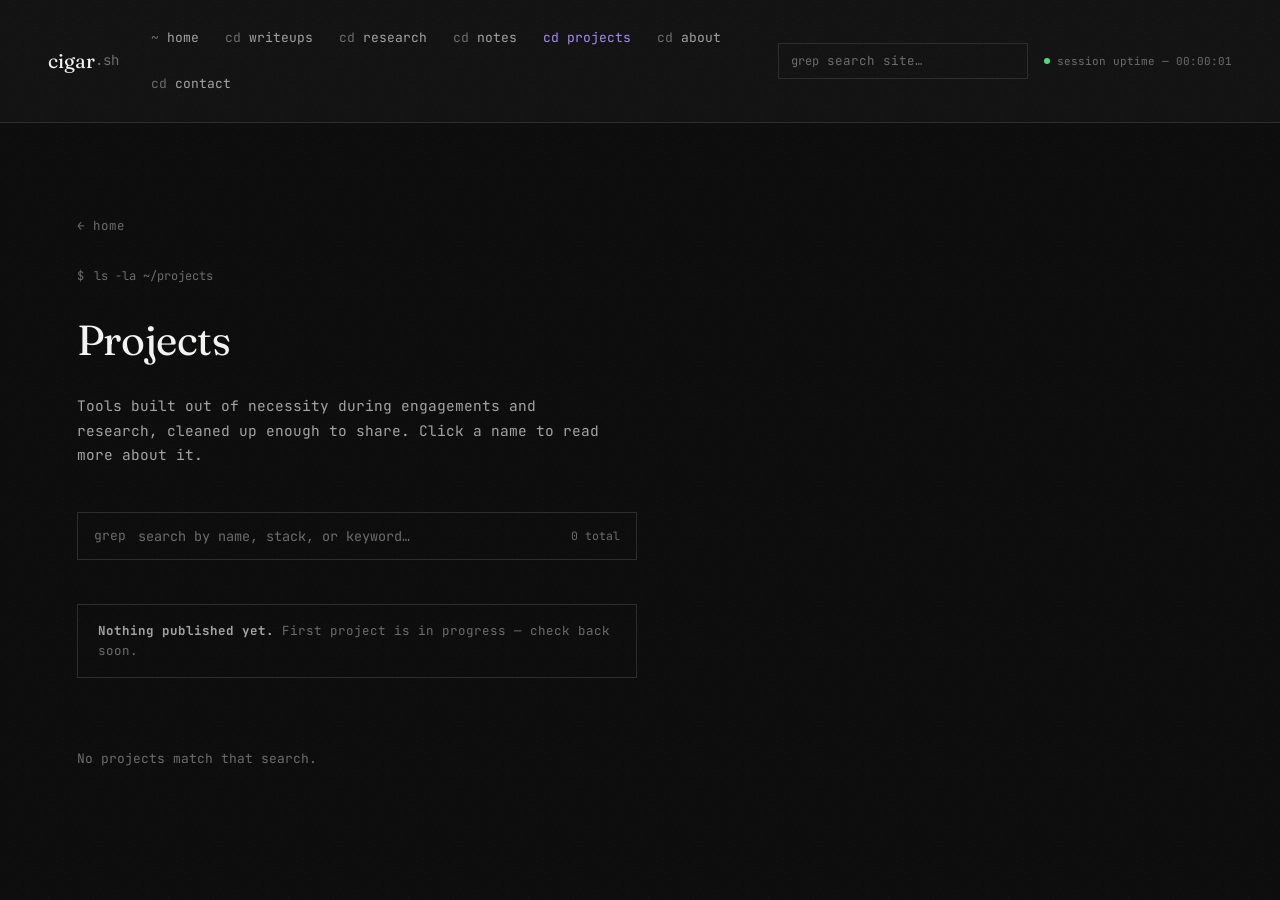
<file: projects.html>
<!DOCTYPE html>
<html lang="en">
<head>
<meta charset="UTF-8">
<meta name="viewport" content="width=device-width, initial-scale=1.0">
<title>Projects — cigar.sh</title>
<meta name="description" content="Tools built during red team engagements and security research, by 0xCigar.">
<meta name="robots" content="index, follow">
<link rel="canonical" href="https://cigar.sh/projects.html">
<meta property="og:title" content="Projects — cigar.sh">
<meta property="og:description" content="Tools built during red team engagements and security research, by 0xCigar.">
<meta property="og:type" content="website">
<meta property="og:url" content="https://cigar.sh/projects.html">
<meta property="og:image" content="https://cigar.sh/assets/og-image.png">
<meta name="twitter:card" content="summary_large_image">
<meta name="twitter:title" content="Projects — cigar.sh">
<meta name="twitter:description" content="Tools built during red team engagements and security research, by 0xCigar.">
<meta name="twitter:image" content="https://cigar.sh/assets/og-image.png">
<link rel="icon" href="assets/favicon.ico" sizes="any">
<link rel="icon" type="image/svg+xml" href="assets/favicon.svg">
<link rel="apple-touch-icon" href="assets/favicon.png">
<link rel="preconnect" href="https://fonts.googleapis.com">
<link rel="preconnect" href="https://fonts.gstatic.com" crossorigin>
<link href="https://fonts.googleapis.com/css2?family=Fraunces:opsz,wght@9..144,300;9..144,400;9..144,500;9..144,600&family=JetBrains+Mono:ital,wght@0,300;0,400;0,500;0,600;1,400&display=swap" rel="stylesheet">
<link rel="stylesheet" href="assets/style.css">
</head>
<body data-page="projects">

<div class="grain"></div>

<header class="topbar" id="topbar">
  <div class="topbar-row">
    <a href="index.html" class="tb-mark">cigar<span class="dim">.sh</span></a>
    <nav class="tb-nav" id="tbNav" aria-label="Primary">
      <ul>
        <li><a href="index.html" data-page="home"><span class="op">~</span> home</a></li>
        <li><a href="writeups.html" data-page="writeups"><span class="op">cd</span> writeups</a></li>
        <li><a href="research.html" data-page="research"><span class="op">cd</span> research</a></li>
        <li><a href="notes.html" data-page="notes"><span class="op">cd</span> notes</a></li>
        <li><a href="projects.html" data-page="projects"><span class="op">cd</span> projects</a></li>
        <li><a href="about.html" data-page="about"><span class="op">cd</span> about</a></li>
        <li><a href="contact.html" data-page="contact"><span class="op">cd</span> contact</a></li>
      </ul>
    </nav>
    <div class="tb-right">
      <div class="tb-search" data-search-widget>
        <span class="glyph">grep</span>
        <input type="text" id="topSearch" placeholder="search site…" autocomplete="off">
        <div class="tb-search-panel" id="topSearchPanel">
          <div class="tb-search-count" id="topSearchCount"></div>
          <div class="ss-results" id="topSearchResults"></div>
          <div class="no-results" id="topSearchNoResults">Nothing matches that search.</div>
        </div>
      </div>
      <div class="tb-uptime"><span class="dot"></span><span class="uptime-target">session uptime — 00:00:00</span></div>
      <button class="tb-toggle" id="navToggle" aria-label="Toggle navigation" aria-expanded="false">
        <span class="hamburger-icon"><span></span><span></span><span></span></span>
      </button>
    </div>
  </div>
  <div class="tb-overlay" id="tbOverlay">
    <nav class="tb-overlay-nav" aria-label="Primary, expanded">
      <ul>
        <li><a href="index.html" data-page="home"><span class="op">~</span> home</a></li>
        <li><a href="writeups.html" data-page="writeups"><span class="op">cd</span> writeups</a></li>
        <li><a href="research.html" data-page="research"><span class="op">cd</span> research</a></li>
        <li><a href="notes.html" data-page="notes"><span class="op">cd</span> notes</a></li>
        <li><a href="projects.html" data-page="projects"><span class="op">cd</span> projects</a></li>
        <li><a href="about.html" data-page="about"><span class="op">cd</span> about</a></li>
        <li><a href="contact.html" data-page="contact"><span class="op">cd</span> contact</a></li>
      </ul>
    </nav>
    <div class="tb-search" data-search-widget>
        <span class="glyph">grep</span>
        <input type="text" id="topSearchOverlay" placeholder="search site…" autocomplete="off">
        <div class="tb-search-panel" id="topSearchOverlayPanel">
          <div class="tb-search-count" id="topSearchOverlayCount"></div>
          <div class="ss-results" id="topSearchOverlayResults"></div>
          <div class="no-results" id="topSearchOverlayNoResults">Nothing matches that search.</div>
        </div>
      </div>
    <div class="tb-overlay-socials">
      <a href="xmpp.html"><span class="glyph">xmpp</span> 0x@cigar.sh</a>
    </div>
    <div class="tb-overlay-uptime"><span class="dot"></span><span class="uptime-target">session uptime — 00:00:00</span></div>
  </div>
</header>

<main class="main">
<section id="projects">
  <a class="back-link" href="index.html">← home</a>
  <div class="eyebrow">ls -la ~/projects</div>
  <h2 class="section-title">Projects</h2>
  <p class="section-lede">Tools built out of necessity during engagements and research, cleaned up enough to share. Click a name to read more about it.</p>

  <div class="search-row">
    <span class="glyph">grep</span>
    <input type="text" id="projSearch" placeholder="search by name, stack, or keyword…" autocomplete="off">
    <span class="search-count" id="projCount"></span>
  </div>

  <div class="template-note" style="max-width:560px;">
        <strong>Nothing published yet.</strong> First project is in progress — check back soon.
      </div>
  <div class="no-results" id="projNoResults">No projects match that search.</div>
</section>
</main>

<script src="assets/search-data.js"></script>
<script src="assets/script.js"></script>
</body>
</html>
</file>
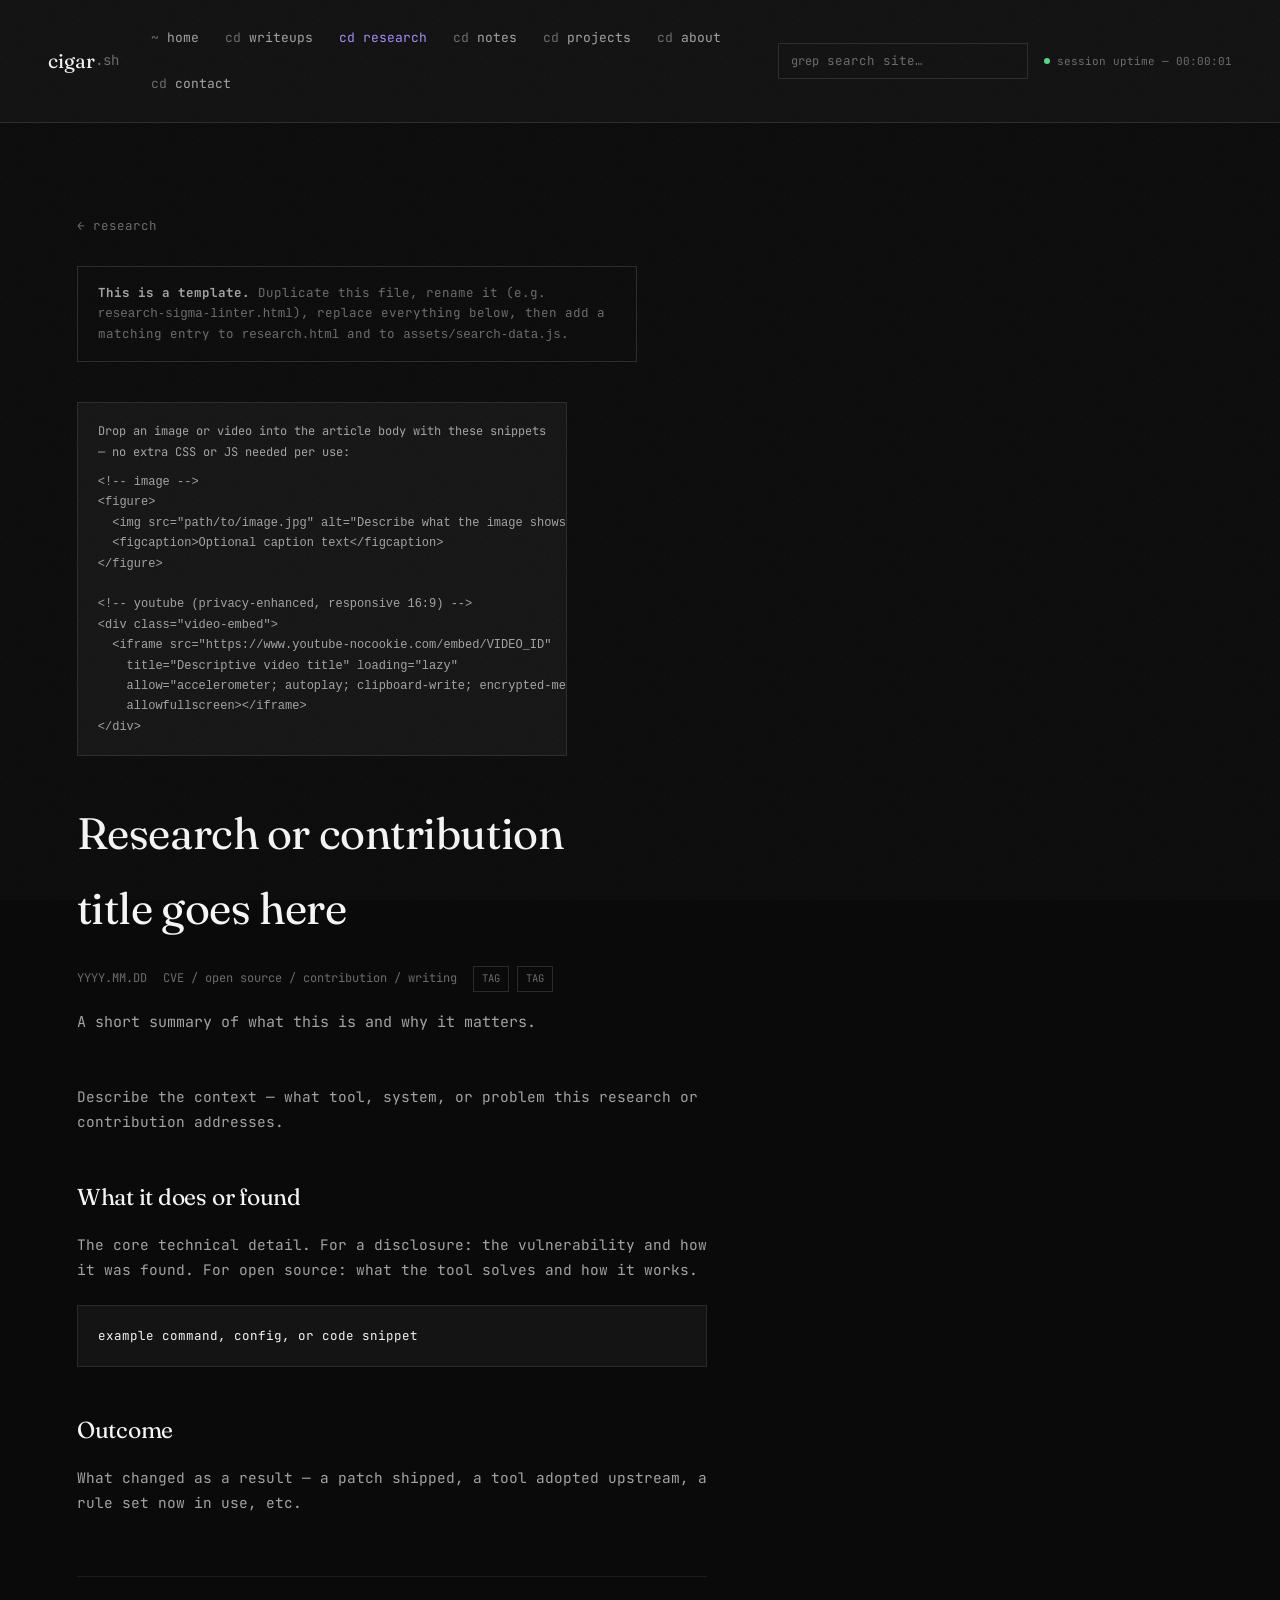
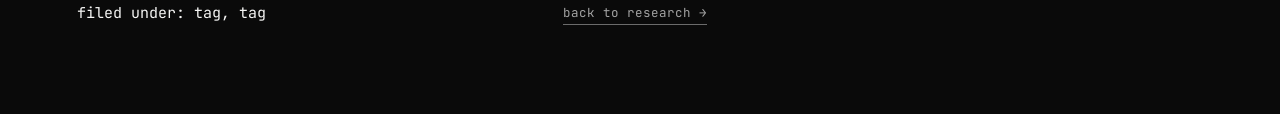
<file: research-template.html>
<!DOCTYPE html>
<html lang="en">
<head>
<meta charset="UTF-8">
<meta name="viewport" content="width=device-width, initial-scale=1.0">
<title>Research title goes here — cigar.sh</title>
<meta name="description" content="Template for a new research or open source entry — duplicate and replace before publishing.">
<meta name="robots" content="index, follow">
<link rel="canonical" href="https://cigar.sh/research-template.html">
<meta property="og:title" content="Research title goes here — cigar.sh">
<meta property="og:description" content="Template for a new research or open source entry — duplicate and replace before publishing.">
<meta property="og:type" content="website">
<meta property="og:url" content="https://cigar.sh/research-template.html">
<meta property="og:image" content="https://cigar.sh/assets/og-image.png">
<meta name="twitter:card" content="summary_large_image">
<meta name="twitter:title" content="Research title goes here — cigar.sh">
<meta name="twitter:description" content="Template for a new research or open source entry — duplicate and replace before publishing.">
<meta name="twitter:image" content="https://cigar.sh/assets/og-image.png">
<link rel="icon" href="assets/favicon.ico" sizes="any">
<link rel="icon" type="image/svg+xml" href="assets/favicon.svg">
<link rel="apple-touch-icon" href="assets/favicon.png">
<link rel="preconnect" href="https://fonts.googleapis.com">
<link rel="preconnect" href="https://fonts.gstatic.com" crossorigin>
<link href="https://fonts.googleapis.com/css2?family=Fraunces:opsz,wght@9..144,300;9..144,400;9..144,500;9..144,600&family=JetBrains+Mono:ital,wght@0,300;0,400;0,500;0,600;1,400&display=swap" rel="stylesheet">
<link rel="stylesheet" href="assets/style.css">
<meta name="robots" content="noindex, nofollow">
</head>
<body data-page="research">

<div class="grain"></div>

<header class="topbar" id="topbar">
  <div class="topbar-row">
    <a href="index.html" class="tb-mark">cigar<span class="dim">.sh</span></a>
    <nav class="tb-nav" id="tbNav" aria-label="Primary">
      <ul>
        <li><a href="index.html" data-page="home"><span class="op">~</span> home</a></li>
        <li><a href="writeups.html" data-page="writeups"><span class="op">cd</span> writeups</a></li>
        <li><a href="research.html" data-page="research"><span class="op">cd</span> research</a></li>
        <li><a href="notes.html" data-page="notes"><span class="op">cd</span> notes</a></li>
        <li><a href="projects.html" data-page="projects"><span class="op">cd</span> projects</a></li>
        <li><a href="about.html" data-page="about"><span class="op">cd</span> about</a></li>
        <li><a href="contact.html" data-page="contact"><span class="op">cd</span> contact</a></li>
      </ul>
    </nav>
    <div class="tb-right">
      <div class="tb-search" data-search-widget>
        <span class="glyph">grep</span>
        <input type="text" id="topSearch" placeholder="search site…" autocomplete="off">
        <div class="tb-search-panel" id="topSearchPanel">
          <div class="tb-search-count" id="topSearchCount"></div>
          <div class="ss-results" id="topSearchResults"></div>
          <div class="no-results" id="topSearchNoResults">Nothing matches that search.</div>
        </div>
      </div>
      <div class="tb-uptime"><span class="dot"></span><span class="uptime-target">session uptime — 00:00:00</span></div>
      <button class="tb-toggle" id="navToggle" aria-label="Toggle navigation" aria-expanded="false">
        <span class="hamburger-icon"><span></span><span></span><span></span></span>
      </button>
    </div>
  </div>
  <div class="tb-overlay" id="tbOverlay">
    <nav class="tb-overlay-nav" aria-label="Primary, expanded">
      <ul>
        <li><a href="index.html" data-page="home"><span class="op">~</span> home</a></li>
        <li><a href="writeups.html" data-page="writeups"><span class="op">cd</span> writeups</a></li>
        <li><a href="research.html" data-page="research"><span class="op">cd</span> research</a></li>
        <li><a href="notes.html" data-page="notes"><span class="op">cd</span> notes</a></li>
        <li><a href="projects.html" data-page="projects"><span class="op">cd</span> projects</a></li>
        <li><a href="about.html" data-page="about"><span class="op">cd</span> about</a></li>
        <li><a href="contact.html" data-page="contact"><span class="op">cd</span> contact</a></li>
      </ul>
    </nav>
    <div class="tb-search" data-search-widget>
        <span class="glyph">grep</span>
        <input type="text" id="topSearchOverlay" placeholder="search site…" autocomplete="off">
        <div class="tb-search-panel" id="topSearchOverlayPanel">
          <div class="tb-search-count" id="topSearchOverlayCount"></div>
          <div class="ss-results" id="topSearchOverlayResults"></div>
          <div class="no-results" id="topSearchOverlayNoResults">Nothing matches that search.</div>
        </div>
      </div>
    <div class="tb-overlay-socials">
      <a href="xmpp.html"><span class="glyph">xmpp</span> 0x@cigar.sh</a>
    </div>
    <div class="tb-overlay-uptime"><span class="dot"></span><span class="uptime-target">session uptime — 00:00:00</span></div>
  </div>
</header>

<main class="main">
<section id="article">
  <a class="back-link" href="research.html">← research</a>

  <div class="template-note">
    <strong>This is a template.</strong> Duplicate this file, rename it (e.g. <code>research-sigma-linter.html</code>), replace everything below, then add a matching entry to <code>research.html</code> and to <code>assets/search-data.js</code>.
  </div>

  <div class="embed-example">
        Drop an image or video into the article body with these snippets — no extra CSS or JS needed per use:
        <pre><code>&lt;!-- image --&gt;
&lt;figure&gt;
  &lt;img src="path/to/image.jpg" alt="Describe what the image shows" loading="lazy"&gt;
  &lt;figcaption&gt;Optional caption text&lt;/figcaption&gt;
&lt;/figure&gt;

&lt;!-- youtube (privacy-enhanced, responsive 16:9) --&gt;
&lt;div class="video-embed"&gt;
  &lt;iframe src="https://www.youtube-nocookie.com/embed/VIDEO_ID"
    title="Descriptive video title" loading="lazy"
    allow="accelerometer; autoplay; clipboard-write; encrypted-media; gyroscope; picture-in-picture"
    allowfullscreen&gt;&lt;/iframe&gt;
&lt;/div&gt;</code></pre>
      </div>

  <div class="article-header">
    <h1 class="article-title">Research or contribution title goes here</h1>
    <div class="article-meta">
      <span>YYYY.MM.DD</span>
      <span>CVE / open source / contribution / writing</span>
      <div class="article-tags"><span>TAG</span><span>TAG</span></div>
    </div>
    <p class="article-dek">A short summary of what this is and why it matters.</p>
  </div>

  <div class="article-body">
    <p>Describe the context — what tool, system, or problem this research or contribution addresses.</p>

    <h3>What it does or found</h3>
    <p>The core technical detail. For a disclosure: the vulnerability and how it was found. For open source: what the tool solves and how it works.</p>

    <pre><code>example command, config, or code snippet
</code></pre>

    <h3>Outcome</h3>
    <p>What changed as a result — a patch shipped, a tool adopted upstream, a rule set now in use, etc.</p>
  </div>

  <div class="article-footer">
    <span>filed under: tag, tag</span>
    <a href="research.html">back to research →</a>
  </div>
</section>
</main>

<script src="assets/search-data.js"></script>
<script src="assets/script.js"></script>
</body>
</html>
</file>
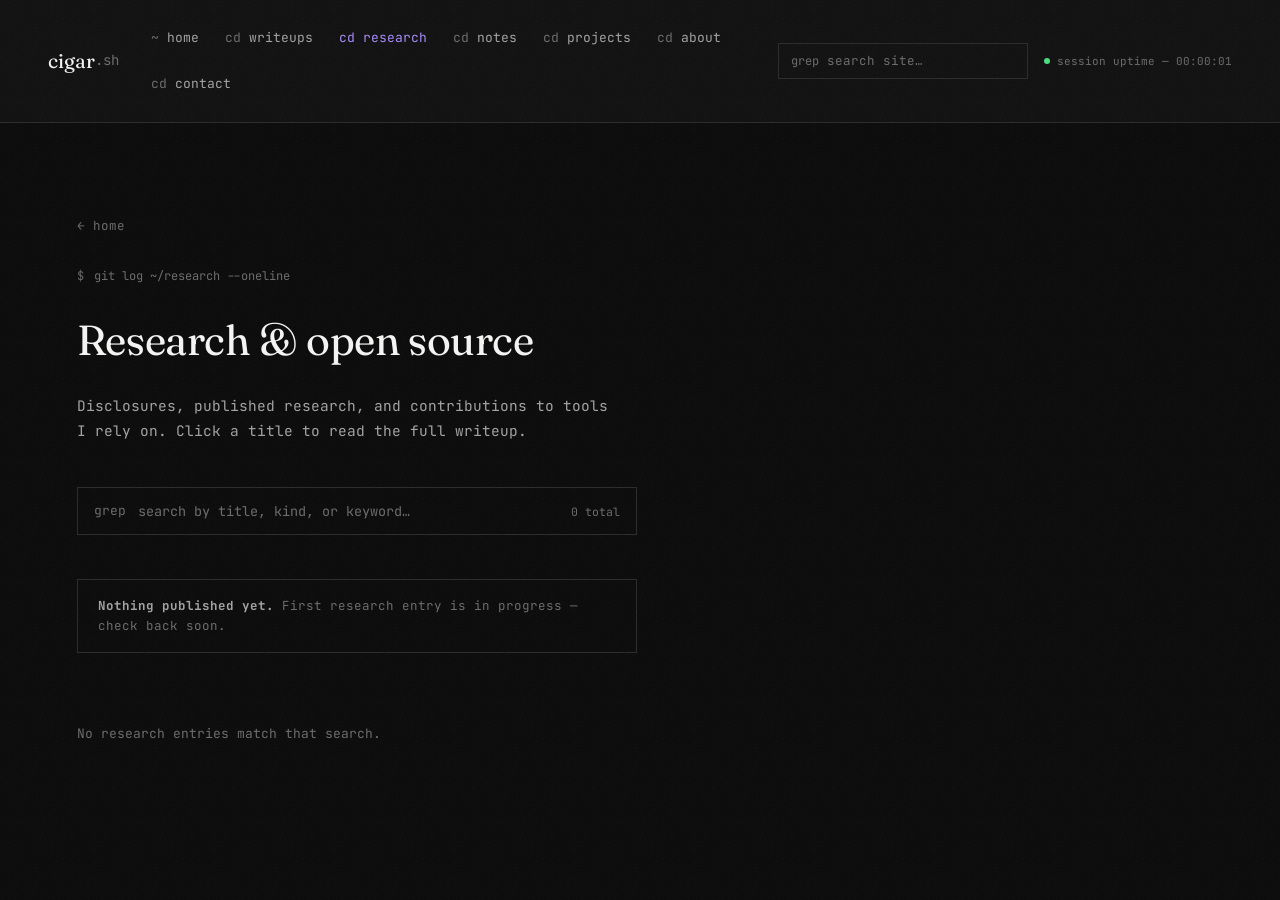
<file: research.html>
<!DOCTYPE html>
<html lang="en">
<head>
<meta charset="UTF-8">
<meta name="viewport" content="width=device-width, initial-scale=1.0">
<title>Research &amp; open source — cigar.sh</title>
<meta name="description" content="CVE disclosures, open source maintenance, upstream contributions, and long-form security writing from 0xCigar.">
<meta name="robots" content="index, follow">
<link rel="canonical" href="https://cigar.sh/research.html">
<meta property="og:title" content="Research &amp; open source — cigar.sh">
<meta property="og:description" content="CVE disclosures, open source maintenance, upstream contributions, and long-form security writing from 0xCigar.">
<meta property="og:type" content="website">
<meta property="og:url" content="https://cigar.sh/research.html">
<meta property="og:image" content="https://cigar.sh/assets/og-image.png">
<meta name="twitter:card" content="summary_large_image">
<meta name="twitter:title" content="Research &amp; open source — cigar.sh">
<meta name="twitter:description" content="CVE disclosures, open source maintenance, upstream contributions, and long-form security writing from 0xCigar.">
<meta name="twitter:image" content="https://cigar.sh/assets/og-image.png">
<link rel="icon" href="assets/favicon.ico" sizes="any">
<link rel="icon" type="image/svg+xml" href="assets/favicon.svg">
<link rel="apple-touch-icon" href="assets/favicon.png">
<link rel="preconnect" href="https://fonts.googleapis.com">
<link rel="preconnect" href="https://fonts.gstatic.com" crossorigin>
<link href="https://fonts.googleapis.com/css2?family=Fraunces:opsz,wght@9..144,300;9..144,400;9..144,500;9..144,600&family=JetBrains+Mono:ital,wght@0,300;0,400;0,500;0,600;1,400&display=swap" rel="stylesheet">
<link rel="stylesheet" href="assets/style.css">
</head>
<body data-page="research">

<div class="grain"></div>

<header class="topbar" id="topbar">
  <div class="topbar-row">
    <a href="index.html" class="tb-mark">cigar<span class="dim">.sh</span></a>
    <nav class="tb-nav" id="tbNav" aria-label="Primary">
      <ul>
        <li><a href="index.html" data-page="home"><span class="op">~</span> home</a></li>
        <li><a href="writeups.html" data-page="writeups"><span class="op">cd</span> writeups</a></li>
        <li><a href="research.html" data-page="research"><span class="op">cd</span> research</a></li>
        <li><a href="notes.html" data-page="notes"><span class="op">cd</span> notes</a></li>
        <li><a href="projects.html" data-page="projects"><span class="op">cd</span> projects</a></li>
        <li><a href="about.html" data-page="about"><span class="op">cd</span> about</a></li>
        <li><a href="contact.html" data-page="contact"><span class="op">cd</span> contact</a></li>
      </ul>
    </nav>
    <div class="tb-right">
      <div class="tb-search" data-search-widget>
        <span class="glyph">grep</span>
        <input type="text" id="topSearch" placeholder="search site…" autocomplete="off">
        <div class="tb-search-panel" id="topSearchPanel">
          <div class="tb-search-count" id="topSearchCount"></div>
          <div class="ss-results" id="topSearchResults"></div>
          <div class="no-results" id="topSearchNoResults">Nothing matches that search.</div>
        </div>
      </div>
      <div class="tb-uptime"><span class="dot"></span><span class="uptime-target">session uptime — 00:00:00</span></div>
      <button class="tb-toggle" id="navToggle" aria-label="Toggle navigation" aria-expanded="false">
        <span class="hamburger-icon"><span></span><span></span><span></span></span>
      </button>
    </div>
  </div>
  <div class="tb-overlay" id="tbOverlay">
    <nav class="tb-overlay-nav" aria-label="Primary, expanded">
      <ul>
        <li><a href="index.html" data-page="home"><span class="op">~</span> home</a></li>
        <li><a href="writeups.html" data-page="writeups"><span class="op">cd</span> writeups</a></li>
        <li><a href="research.html" data-page="research"><span class="op">cd</span> research</a></li>
        <li><a href="notes.html" data-page="notes"><span class="op">cd</span> notes</a></li>
        <li><a href="projects.html" data-page="projects"><span class="op">cd</span> projects</a></li>
        <li><a href="about.html" data-page="about"><span class="op">cd</span> about</a></li>
        <li><a href="contact.html" data-page="contact"><span class="op">cd</span> contact</a></li>
      </ul>
    </nav>
    <div class="tb-search" data-search-widget>
        <span class="glyph">grep</span>
        <input type="text" id="topSearchOverlay" placeholder="search site…" autocomplete="off">
        <div class="tb-search-panel" id="topSearchOverlayPanel">
          <div class="tb-search-count" id="topSearchOverlayCount"></div>
          <div class="ss-results" id="topSearchOverlayResults"></div>
          <div class="no-results" id="topSearchOverlayNoResults">Nothing matches that search.</div>
        </div>
      </div>
    <div class="tb-overlay-socials">
      <a href="xmpp.html"><span class="glyph">xmpp</span> 0x@cigar.sh</a>
    </div>
    <div class="tb-overlay-uptime"><span class="dot"></span><span class="uptime-target">session uptime — 00:00:00</span></div>
  </div>
</header>

<main class="main">
<section id="research">
  <a class="back-link" href="index.html">← home</a>
  <div class="eyebrow">git log ~/research --oneline</div>
  <h2 class="section-title">Research &amp; open source</h2>
  <p class="section-lede">Disclosures, published research, and contributions to tools I rely on. Click a title to read the full writeup.</p>

  <div class="search-row">
    <span class="glyph">grep</span>
    <input type="text" id="researchSearch" placeholder="search by title, kind, or keyword…" autocomplete="off">
    <span class="search-count" id="researchCount"></span>
  </div>

  <div class="template-note" style="max-width:560px;">
        <strong>Nothing published yet.</strong> First research entry is in progress — check back soon.
      </div>
  <div class="no-results" id="researchNoResults">No research entries match that search.</div>
</section>
</main>

<script src="assets/search-data.js"></script>
<script src="assets/script.js"></script>
</body>
</html>
</file>
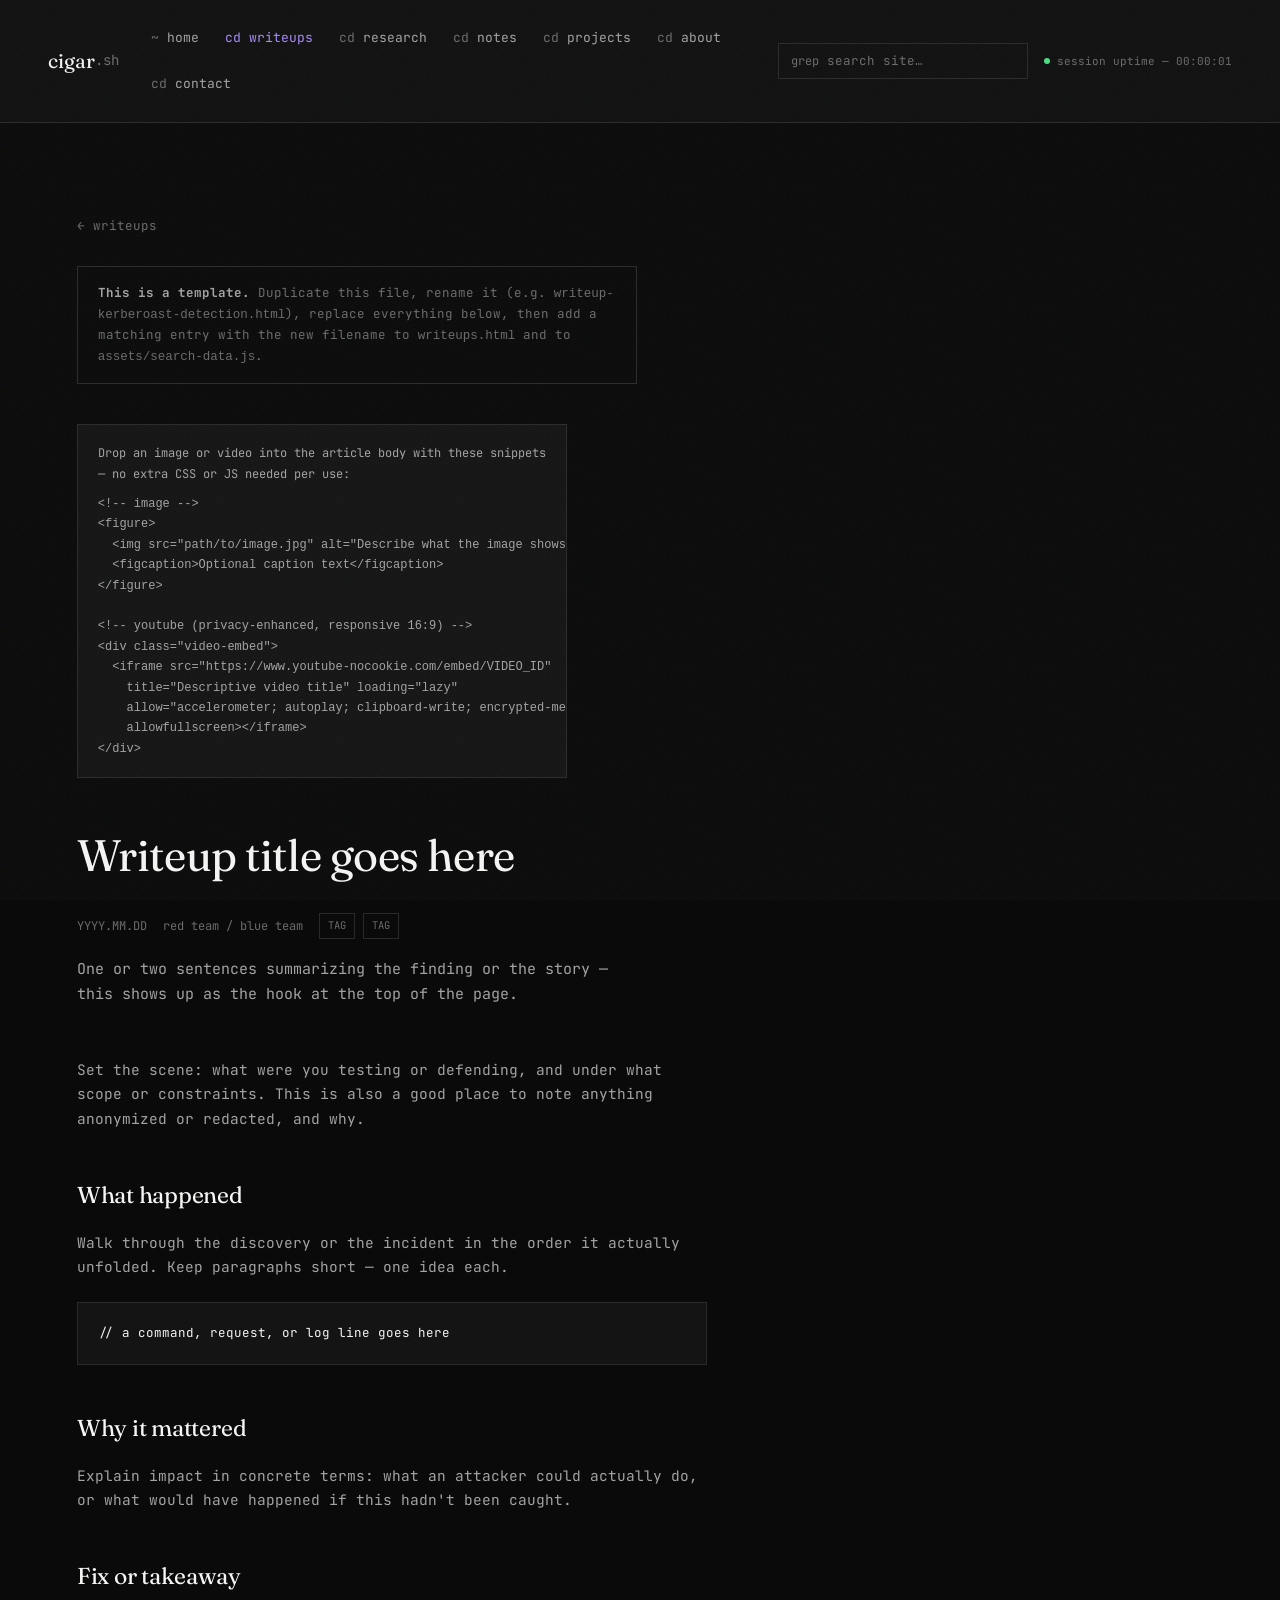
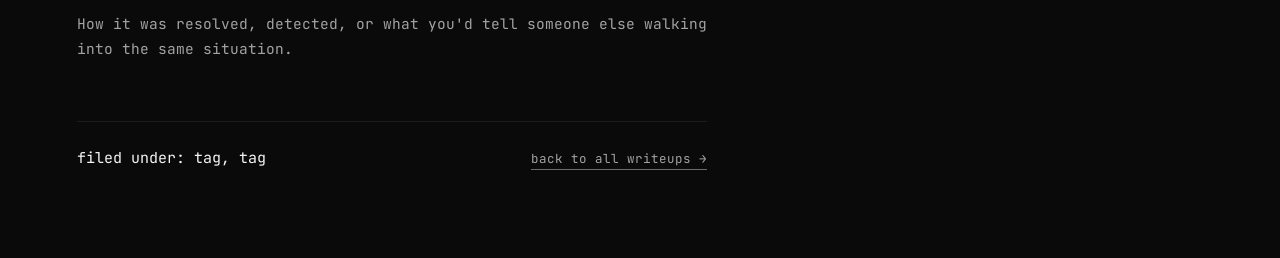
<file: writeup-template.html>
<!DOCTYPE html>
<html lang="en">
<head>
<meta charset="UTF-8">
<meta name="viewport" content="width=device-width, initial-scale=1.0">
<title>Writeup title goes here — cigar.sh</title>
<meta name="description" content="Template for a new writeup entry — duplicate and replace before publishing.">
<meta name="robots" content="index, follow">
<link rel="canonical" href="https://cigar.sh/writeup-template.html">
<meta property="og:title" content="Writeup title goes here — cigar.sh">
<meta property="og:description" content="Template for a new writeup entry — duplicate and replace before publishing.">
<meta property="og:type" content="website">
<meta property="og:url" content="https://cigar.sh/writeup-template.html">
<meta property="og:image" content="https://cigar.sh/assets/og-image.png">
<meta name="twitter:card" content="summary_large_image">
<meta name="twitter:title" content="Writeup title goes here — cigar.sh">
<meta name="twitter:description" content="Template for a new writeup entry — duplicate and replace before publishing.">
<meta name="twitter:image" content="https://cigar.sh/assets/og-image.png">
<link rel="icon" href="assets/favicon.ico" sizes="any">
<link rel="icon" type="image/svg+xml" href="assets/favicon.svg">
<link rel="apple-touch-icon" href="assets/favicon.png">
<link rel="preconnect" href="https://fonts.googleapis.com">
<link rel="preconnect" href="https://fonts.gstatic.com" crossorigin>
<link href="https://fonts.googleapis.com/css2?family=Fraunces:opsz,wght@9..144,300;9..144,400;9..144,500;9..144,600&family=JetBrains+Mono:ital,wght@0,300;0,400;0,500;0,600;1,400&display=swap" rel="stylesheet">
<link rel="stylesheet" href="assets/style.css">
<meta name="robots" content="noindex, nofollow">
</head>
<body data-page="writeups">

<div class="grain"></div>

<header class="topbar" id="topbar">
  <div class="topbar-row">
    <a href="index.html" class="tb-mark">cigar<span class="dim">.sh</span></a>
    <nav class="tb-nav" id="tbNav" aria-label="Primary">
      <ul>
        <li><a href="index.html" data-page="home"><span class="op">~</span> home</a></li>
        <li><a href="writeups.html" data-page="writeups"><span class="op">cd</span> writeups</a></li>
        <li><a href="research.html" data-page="research"><span class="op">cd</span> research</a></li>
        <li><a href="notes.html" data-page="notes"><span class="op">cd</span> notes</a></li>
        <li><a href="projects.html" data-page="projects"><span class="op">cd</span> projects</a></li>
        <li><a href="about.html" data-page="about"><span class="op">cd</span> about</a></li>
        <li><a href="contact.html" data-page="contact"><span class="op">cd</span> contact</a></li>
      </ul>
    </nav>
    <div class="tb-right">
      <div class="tb-search" data-search-widget>
        <span class="glyph">grep</span>
        <input type="text" id="topSearch" placeholder="search site…" autocomplete="off">
        <div class="tb-search-panel" id="topSearchPanel">
          <div class="tb-search-count" id="topSearchCount"></div>
          <div class="ss-results" id="topSearchResults"></div>
          <div class="no-results" id="topSearchNoResults">Nothing matches that search.</div>
        </div>
      </div>
      <div class="tb-uptime"><span class="dot"></span><span class="uptime-target">session uptime — 00:00:00</span></div>
      <button class="tb-toggle" id="navToggle" aria-label="Toggle navigation" aria-expanded="false">
        <span class="hamburger-icon"><span></span><span></span><span></span></span>
      </button>
    </div>
  </div>
  <div class="tb-overlay" id="tbOverlay">
    <nav class="tb-overlay-nav" aria-label="Primary, expanded">
      <ul>
        <li><a href="index.html" data-page="home"><span class="op">~</span> home</a></li>
        <li><a href="writeups.html" data-page="writeups"><span class="op">cd</span> writeups</a></li>
        <li><a href="research.html" data-page="research"><span class="op">cd</span> research</a></li>
        <li><a href="notes.html" data-page="notes"><span class="op">cd</span> notes</a></li>
        <li><a href="projects.html" data-page="projects"><span class="op">cd</span> projects</a></li>
        <li><a href="about.html" data-page="about"><span class="op">cd</span> about</a></li>
        <li><a href="contact.html" data-page="contact"><span class="op">cd</span> contact</a></li>
      </ul>
    </nav>
    <div class="tb-search" data-search-widget>
        <span class="glyph">grep</span>
        <input type="text" id="topSearchOverlay" placeholder="search site…" autocomplete="off">
        <div class="tb-search-panel" id="topSearchOverlayPanel">
          <div class="tb-search-count" id="topSearchOverlayCount"></div>
          <div class="ss-results" id="topSearchOverlayResults"></div>
          <div class="no-results" id="topSearchOverlayNoResults">Nothing matches that search.</div>
        </div>
      </div>
    <div class="tb-overlay-socials">
      <a href="xmpp.html"><span class="glyph">xmpp</span> 0x@cigar.sh</a>
    </div>
    <div class="tb-overlay-uptime"><span class="dot"></span><span class="uptime-target">session uptime — 00:00:00</span></div>
  </div>
</header>

<main class="main">
<section id="article">
  <a class="back-link" href="writeups.html">← writeups</a>

  <div class="template-note">
    <strong>This is a template.</strong> Duplicate this file, rename it (e.g. <code>writeup-kerberoast-detection.html</code>), replace everything below, then add a matching entry with the new filename to <code>writeups.html</code> and to <code>assets/search-data.js</code>.
  </div>

  <div class="embed-example">
        Drop an image or video into the article body with these snippets — no extra CSS or JS needed per use:
        <pre><code>&lt;!-- image --&gt;
&lt;figure&gt;
  &lt;img src="path/to/image.jpg" alt="Describe what the image shows" loading="lazy"&gt;
  &lt;figcaption&gt;Optional caption text&lt;/figcaption&gt;
&lt;/figure&gt;

&lt;!-- youtube (privacy-enhanced, responsive 16:9) --&gt;
&lt;div class="video-embed"&gt;
  &lt;iframe src="https://www.youtube-nocookie.com/embed/VIDEO_ID"
    title="Descriptive video title" loading="lazy"
    allow="accelerometer; autoplay; clipboard-write; encrypted-media; gyroscope; picture-in-picture"
    allowfullscreen&gt;&lt;/iframe&gt;
&lt;/div&gt;</code></pre>
      </div>

  <div class="article-header">
    <h1 class="article-title">Writeup title goes here</h1>
    <div class="article-meta">
      <span>YYYY.MM.DD</span>
      <span>red team / blue team</span>
      <div class="article-tags"><span>TAG</span><span>TAG</span></div>
    </div>
    <p class="article-dek">One or two sentences summarizing the finding or the story — this shows up as the hook at the top of the page.</p>
  </div>

  <div class="article-body">
    <p>Set the scene: what were you testing or defending, and under what scope or constraints. This is also a good place to note anything anonymized or redacted, and why.</p>

    <h3>What happened</h3>
    <p>Walk through the discovery or the incident in the order it actually unfolded. Keep paragraphs short — one idea each.</p>

    <pre><code>// a command, request, or log line goes here
</code></pre>

    <h3>Why it mattered</h3>
    <p>Explain impact in concrete terms: what an attacker could actually do, or what would have happened if this hadn't been caught.</p>

    <h3>Fix or takeaway</h3>
    <p>How it was resolved, detected, or what you'd tell someone else walking into the same situation.</p>
  </div>

  <div class="article-footer">
    <span>filed under: tag, tag</span>
    <a href="writeups.html">back to all writeups →</a>
  </div>
</section>
</main>

<script src="assets/search-data.js"></script>
<script src="assets/script.js"></script>
</body>
</html>
</file>
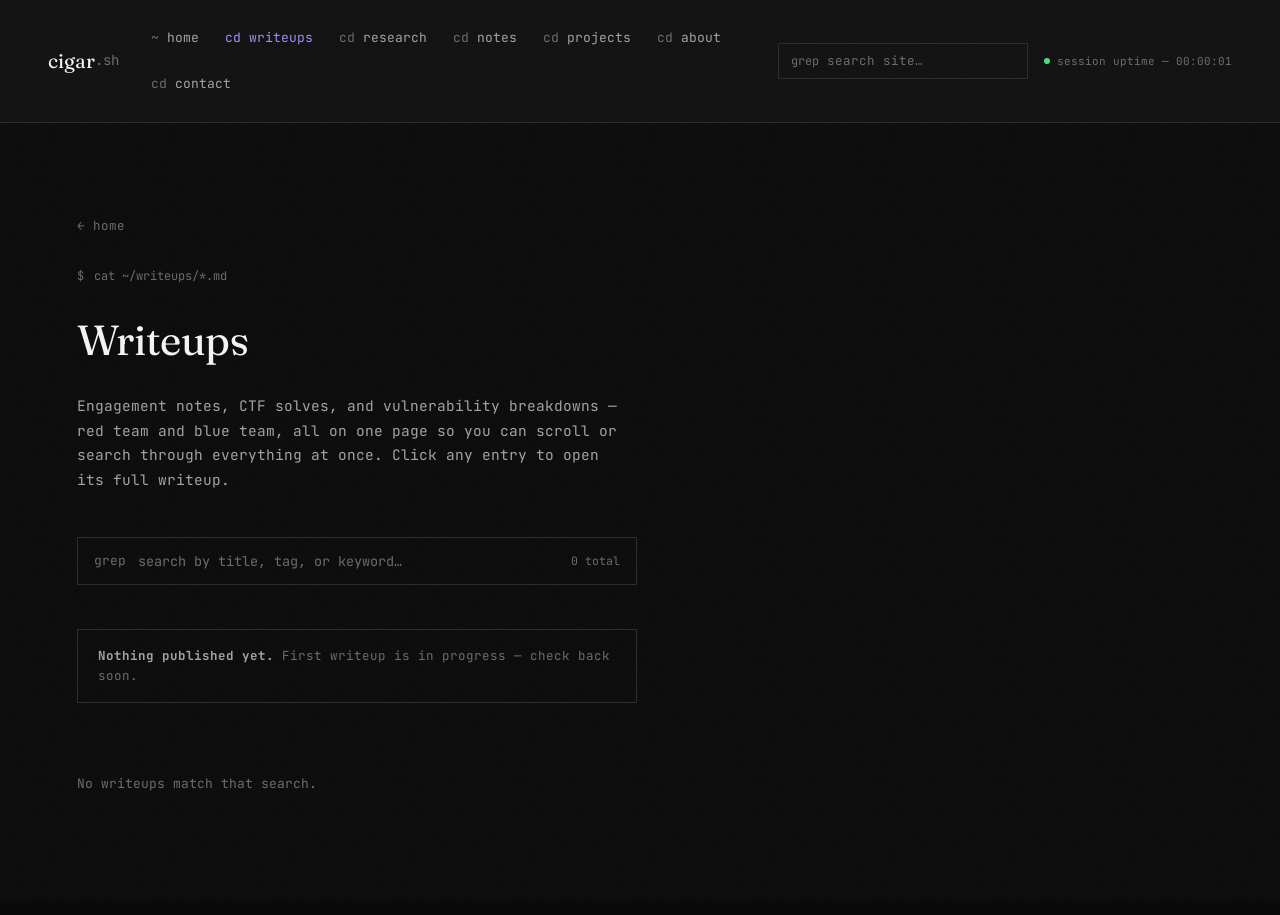
<file: writeups.html>
<!DOCTYPE html>
<html lang="en">
<head>
<meta charset="UTF-8">
<meta name="viewport" content="width=device-width, initial-scale=1.0">
<title>Writeups — cigar.sh</title>
<meta name="description" content="Red team and blue team writeups: engagement notes, CTF solves, and vulnerability breakdowns from 0xCigar.">
<meta name="robots" content="index, follow">
<link rel="canonical" href="https://cigar.sh/writeups.html">
<meta property="og:title" content="Writeups — cigar.sh">
<meta property="og:description" content="Red team and blue team writeups: engagement notes, CTF solves, and vulnerability breakdowns from 0xCigar.">
<meta property="og:type" content="website">
<meta property="og:url" content="https://cigar.sh/writeups.html">
<meta property="og:image" content="https://cigar.sh/assets/og-image.png">
<meta name="twitter:card" content="summary_large_image">
<meta name="twitter:title" content="Writeups — cigar.sh">
<meta name="twitter:description" content="Red team and blue team writeups: engagement notes, CTF solves, and vulnerability breakdowns from 0xCigar.">
<meta name="twitter:image" content="https://cigar.sh/assets/og-image.png">
<link rel="icon" href="assets/favicon.ico" sizes="any">
<link rel="icon" type="image/svg+xml" href="assets/favicon.svg">
<link rel="apple-touch-icon" href="assets/favicon.png">
<link rel="preconnect" href="https://fonts.googleapis.com">
<link rel="preconnect" href="https://fonts.gstatic.com" crossorigin>
<link href="https://fonts.googleapis.com/css2?family=Fraunces:opsz,wght@9..144,300;9..144,400;9..144,500;9..144,600&family=JetBrains+Mono:ital,wght@0,300;0,400;0,500;0,600;1,400&display=swap" rel="stylesheet">
<link rel="stylesheet" href="assets/style.css">
</head>
<body data-page="writeups">

<div class="grain"></div>

<header class="topbar" id="topbar">
  <div class="topbar-row">
    <a href="index.html" class="tb-mark">cigar<span class="dim">.sh</span></a>
    <nav class="tb-nav" id="tbNav" aria-label="Primary">
      <ul>
        <li><a href="index.html" data-page="home"><span class="op">~</span> home</a></li>
        <li><a href="writeups.html" data-page="writeups"><span class="op">cd</span> writeups</a></li>
        <li><a href="research.html" data-page="research"><span class="op">cd</span> research</a></li>
        <li><a href="notes.html" data-page="notes"><span class="op">cd</span> notes</a></li>
        <li><a href="projects.html" data-page="projects"><span class="op">cd</span> projects</a></li>
        <li><a href="about.html" data-page="about"><span class="op">cd</span> about</a></li>
        <li><a href="contact.html" data-page="contact"><span class="op">cd</span> contact</a></li>
      </ul>
    </nav>
    <div class="tb-right">
      <div class="tb-search" data-search-widget>
        <span class="glyph">grep</span>
        <input type="text" id="topSearch" placeholder="search site…" autocomplete="off">
        <div class="tb-search-panel" id="topSearchPanel">
          <div class="tb-search-count" id="topSearchCount"></div>
          <div class="ss-results" id="topSearchResults"></div>
          <div class="no-results" id="topSearchNoResults">Nothing matches that search.</div>
        </div>
      </div>
      <div class="tb-uptime"><span class="dot"></span><span class="uptime-target">session uptime — 00:00:00</span></div>
      <button class="tb-toggle" id="navToggle" aria-label="Toggle navigation" aria-expanded="false">
        <span class="hamburger-icon"><span></span><span></span><span></span></span>
      </button>
    </div>
  </div>
  <div class="tb-overlay" id="tbOverlay">
    <nav class="tb-overlay-nav" aria-label="Primary, expanded">
      <ul>
        <li><a href="index.html" data-page="home"><span class="op">~</span> home</a></li>
        <li><a href="writeups.html" data-page="writeups"><span class="op">cd</span> writeups</a></li>
        <li><a href="research.html" data-page="research"><span class="op">cd</span> research</a></li>
        <li><a href="notes.html" data-page="notes"><span class="op">cd</span> notes</a></li>
        <li><a href="projects.html" data-page="projects"><span class="op">cd</span> projects</a></li>
        <li><a href="about.html" data-page="about"><span class="op">cd</span> about</a></li>
        <li><a href="contact.html" data-page="contact"><span class="op">cd</span> contact</a></li>
      </ul>
    </nav>
    <div class="tb-search" data-search-widget>
        <span class="glyph">grep</span>
        <input type="text" id="topSearchOverlay" placeholder="search site…" autocomplete="off">
        <div class="tb-search-panel" id="topSearchOverlayPanel">
          <div class="tb-search-count" id="topSearchOverlayCount"></div>
          <div class="ss-results" id="topSearchOverlayResults"></div>
          <div class="no-results" id="topSearchOverlayNoResults">Nothing matches that search.</div>
        </div>
      </div>
    <div class="tb-overlay-socials">
      <a href="xmpp.html"><span class="glyph">xmpp</span> 0x@cigar.sh</a>
    </div>
    <div class="tb-overlay-uptime"><span class="dot"></span><span class="uptime-target">session uptime — 00:00:00</span></div>
  </div>
</header>

<main class="main">
<section id="writeups">
  <a class="back-link" href="index.html">← home</a>
  <div class="eyebrow">cat ~/writeups/*.md</div>
  <h2 class="section-title">Writeups</h2>
  <p class="section-lede">Engagement notes, CTF solves, and vulnerability breakdowns — red team and blue team, all on one page so you can scroll or search through everything at once. Click any entry to open its full writeup.</p>

  <div class="search-row">
    <span class="glyph">grep</span>
    <input type="text" id="wuSearch" placeholder="search by title, tag, or keyword…" autocomplete="off">
    <span class="search-count" id="searchCount"></span>
  </div>

  <div class="template-note" style="max-width:560px;">
        <strong>Nothing published yet.</strong> First writeup is in progress — check back soon.
      </div>

  <div class="no-results" id="noResults">No writeups match that search.</div>
</section>
</main>

<script src="assets/search-data.js"></script>
<script src="assets/script.js"></script>
</body>
</html>
</file>
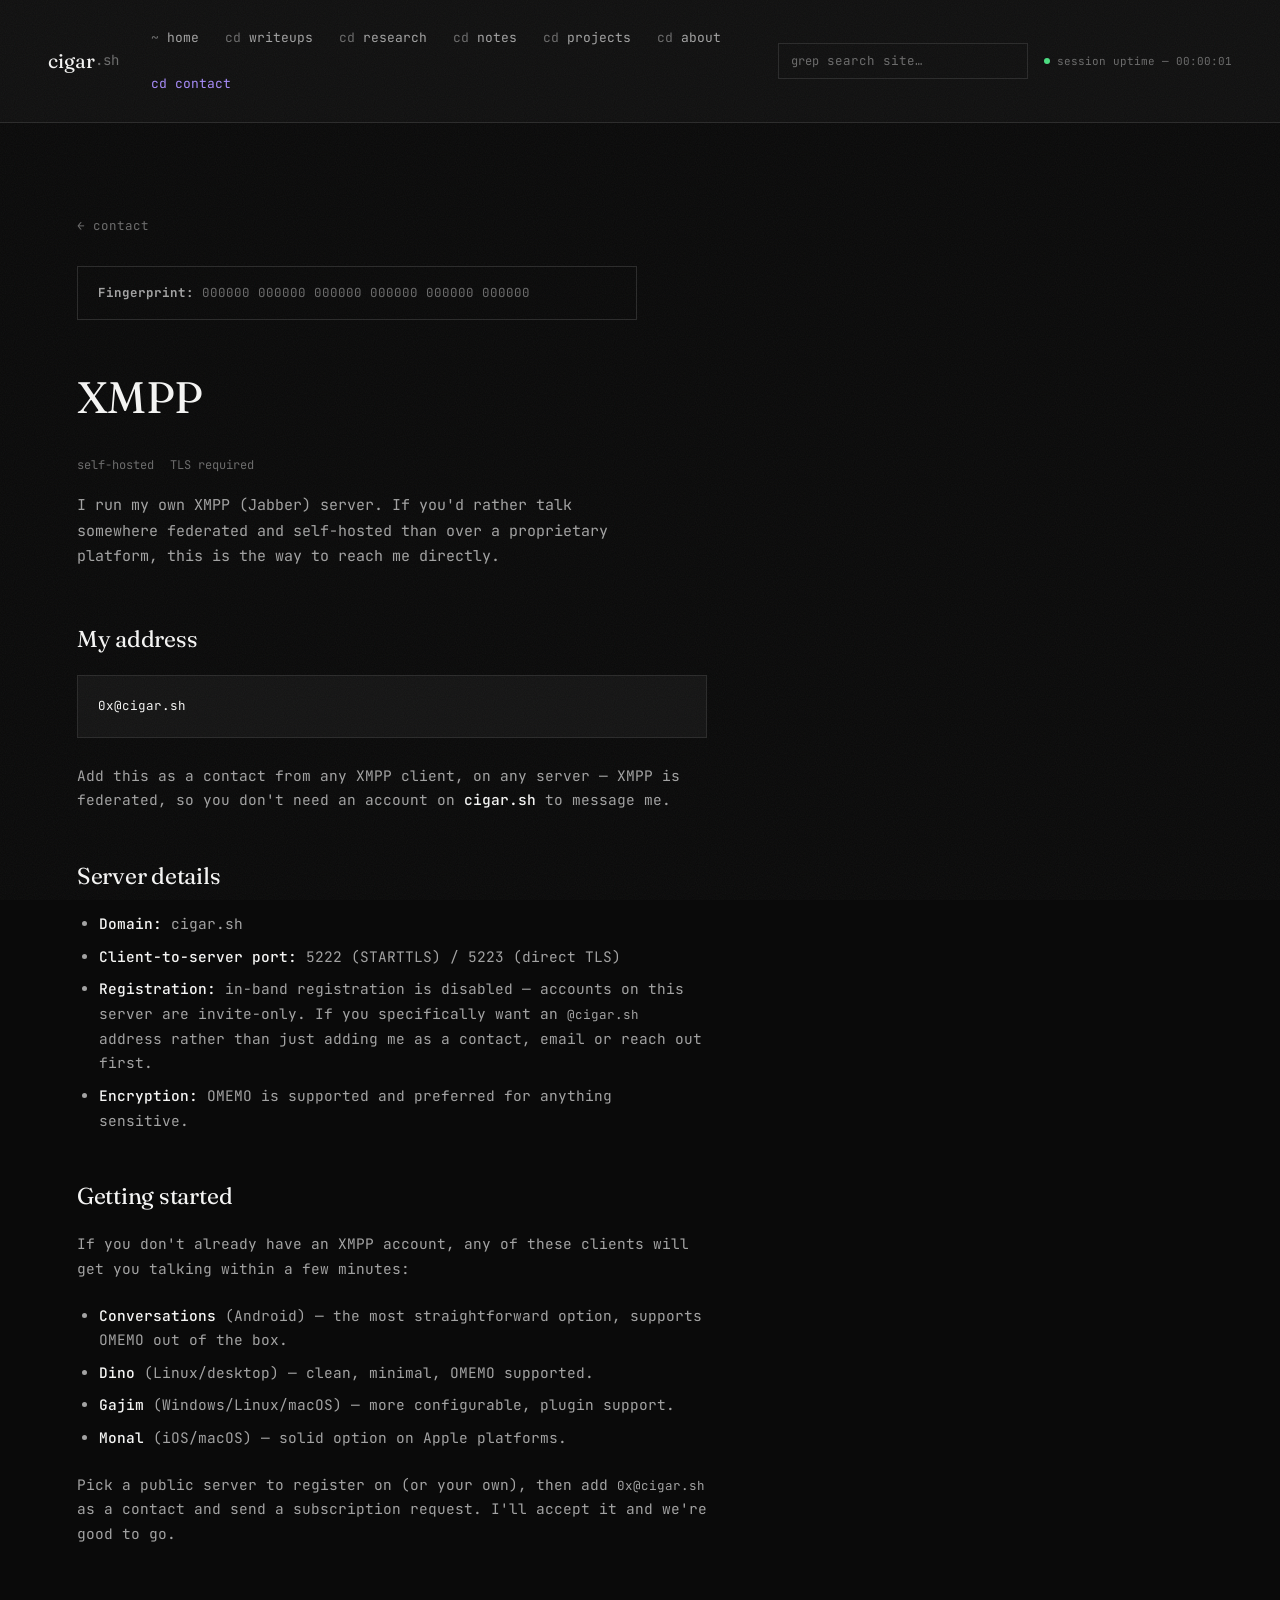
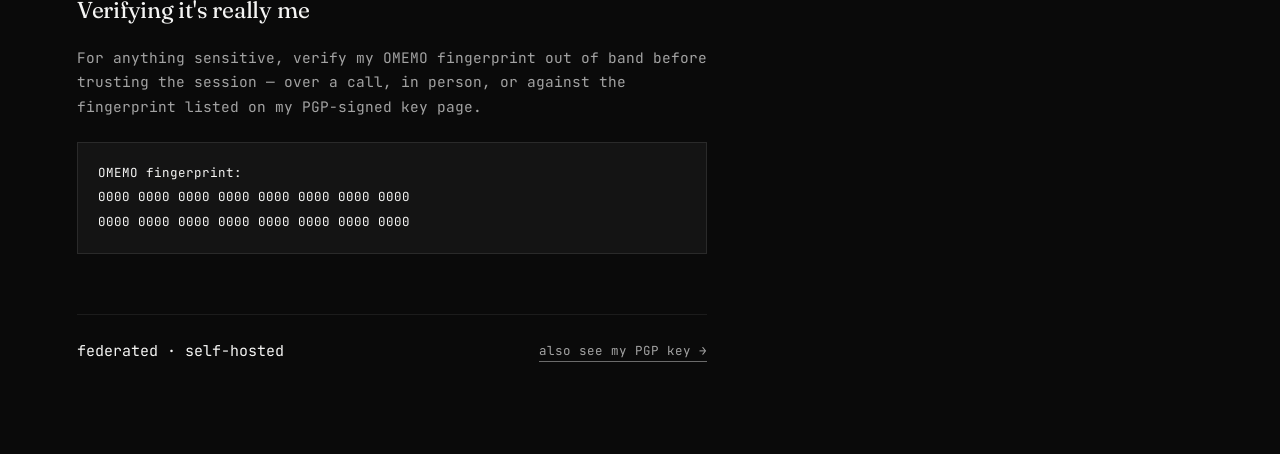
<file: xmpp.html>
<!DOCTYPE html>
<html lang="en">
<head>
<meta charset="UTF-8">
<meta name="viewport" content="width=device-width, initial-scale=1.0">
<title>XMPP — cigar.sh</title>
<meta name="description" content="Self-hosted XMPP server details, client recommendations, and OMEMO fingerprint verification for 0xCigar.">
<meta name="robots" content="index, follow">
<link rel="canonical" href="https://cigar.sh/xmpp.html">
<meta property="og:title" content="XMPP — cigar.sh">
<meta property="og:description" content="Self-hosted XMPP server details, client recommendations, and OMEMO fingerprint verification for 0xCigar.">
<meta property="og:type" content="website">
<meta property="og:url" content="https://cigar.sh/xmpp.html">
<meta property="og:image" content="https://cigar.sh/assets/og-image.png">
<meta name="twitter:card" content="summary_large_image">
<meta name="twitter:title" content="XMPP — cigar.sh">
<meta name="twitter:description" content="Self-hosted XMPP server details, client recommendations, and OMEMO fingerprint verification for 0xCigar.">
<meta name="twitter:image" content="https://cigar.sh/assets/og-image.png">
<link rel="icon" href="assets/favicon.ico" sizes="any">
<link rel="icon" type="image/svg+xml" href="assets/favicon.svg">
<link rel="apple-touch-icon" href="assets/favicon.png">
<link rel="preconnect" href="https://fonts.googleapis.com">
<link rel="preconnect" href="https://fonts.gstatic.com" crossorigin>
<link href="https://fonts.googleapis.com/css2?family=Fraunces:opsz,wght@9..144,300;9..144,400;9..144,500;9..144,600&family=JetBrains+Mono:ital,wght@0,300;0,400;0,500;0,600;1,400&display=swap" rel="stylesheet">
<link rel="stylesheet" href="assets/style.css">
</head>
<body data-page="contact">

<div class="grain"></div>

<header class="topbar" id="topbar">
  <div class="topbar-row">
    <a href="index.html" class="tb-mark">cigar<span class="dim">.sh</span></a>
    <nav class="tb-nav" id="tbNav" aria-label="Primary">
      <ul>
        <li><a href="index.html" data-page="home"><span class="op">~</span> home</a></li>
        <li><a href="writeups.html" data-page="writeups"><span class="op">cd</span> writeups</a></li>
        <li><a href="research.html" data-page="research"><span class="op">cd</span> research</a></li>
        <li><a href="notes.html" data-page="notes"><span class="op">cd</span> notes</a></li>
        <li><a href="projects.html" data-page="projects"><span class="op">cd</span> projects</a></li>
        <li><a href="about.html" data-page="about"><span class="op">cd</span> about</a></li>
        <li><a href="contact.html" data-page="contact"><span class="op">cd</span> contact</a></li>
      </ul>
    </nav>
    <div class="tb-right">
      <div class="tb-search" data-search-widget>
        <span class="glyph">grep</span>
        <input type="text" id="topSearch" placeholder="search site…" autocomplete="off">
        <div class="tb-search-panel" id="topSearchPanel">
          <div class="tb-search-count" id="topSearchCount"></div>
          <div class="ss-results" id="topSearchResults"></div>
          <div class="no-results" id="topSearchNoResults">Nothing matches that search.</div>
        </div>
      </div>
      <div class="tb-uptime"><span class="dot"></span><span class="uptime-target">session uptime — 00:00:00</span></div>
      <button class="tb-toggle" id="navToggle" aria-label="Toggle navigation" aria-expanded="false">
        <span class="hamburger-icon"><span></span><span></span><span></span></span>
      </button>
    </div>
  </div>
  <div class="tb-overlay" id="tbOverlay">
    <nav class="tb-overlay-nav" aria-label="Primary, expanded">
      <ul>
        <li><a href="index.html" data-page="home"><span class="op">~</span> home</a></li>
        <li><a href="writeups.html" data-page="writeups"><span class="op">cd</span> writeups</a></li>
        <li><a href="research.html" data-page="research"><span class="op">cd</span> research</a></li>
        <li><a href="notes.html" data-page="notes"><span class="op">cd</span> notes</a></li>
        <li><a href="projects.html" data-page="projects"><span class="op">cd</span> projects</a></li>
        <li><a href="about.html" data-page="about"><span class="op">cd</span> about</a></li>
        <li><a href="contact.html" data-page="contact"><span class="op">cd</span> contact</a></li>
      </ul>
    </nav>
    <div class="tb-search" data-search-widget>
        <span class="glyph">grep</span>
        <input type="text" id="topSearchOverlay" placeholder="search site…" autocomplete="off">
        <div class="tb-search-panel" id="topSearchOverlayPanel">
          <div class="tb-search-count" id="topSearchOverlayCount"></div>
          <div class="ss-results" id="topSearchOverlayResults"></div>
          <div class="no-results" id="topSearchOverlayNoResults">Nothing matches that search.</div>
        </div>
      </div>
    <div class="tb-overlay-socials">
      <a href="xmpp.html"><span class="glyph">xmpp</span> 0x@cigar.sh</a>
    </div>
    <div class="tb-overlay-uptime"><span class="dot"></span><span class="uptime-target">session uptime — 00:00:00</span></div>
  </div>
</header>

<main class="main">
<section id="article">
  <a class="back-link" href="contact.html">← contact</a>

  <div class="template-note">
    <strong>Fingerprint:</strong> 000000 000000 000000 000000 000000 000000
  </div>

  <div class="article-header">
    <h1 class="article-title">XMPP</h1>
    <div class="article-meta">
      <span>self-hosted</span>
      <span>TLS required</span>
    </div>
    <p class="article-dek">I run my own XMPP (Jabber) server. If you'd rather talk somewhere federated and self-hosted than over a proprietary platform, this is the way to reach me directly.</p>
  </div>

  <div class="article-body">
    <h3>My address</h3>
    <pre><code>0x@cigar.sh</code></pre>
    <p>Add this as a contact from any XMPP client, on any server — XMPP is federated, so you don't need an account on <strong>cigar.sh</strong> to message me.</p>

    <h3>Server details</h3>
    <ul>
      <li><strong>Domain:</strong> cigar.sh</li>
      <li><strong>Client-to-server port:</strong> 5222 (STARTTLS) / 5223 (direct TLS)</li>
      <li><strong>Registration:</strong> in-band registration is disabled — accounts on this server are invite-only. If you specifically want an <code>@cigar.sh</code> address rather than just adding me as a contact, email or reach out first.</li>
      <li><strong>Encryption:</strong> OMEMO is supported and preferred for anything sensitive.</li>
    </ul>

    <h3>Getting started</h3>
    <p>If you don't already have an XMPP account, any of these clients will get you talking within a few minutes:</p>
    <ul>
      <li><strong>Conversations</strong> (Android) — the most straightforward option, supports OMEMO out of the box.</li>
      <li><strong>Dino</strong> (Linux/desktop) — clean, minimal, OMEMO supported.</li>
      <li><strong>Gajim</strong> (Windows/Linux/macOS) — more configurable, plugin support.</li>
      <li><strong>Monal</strong> (iOS/macOS) — solid option on Apple platforms.</li>
    </ul>
    <p>Pick a public server to register on (or your own), then add <code>0x@cigar.sh</code> as a contact and send a subscription request. I'll accept it and we're good to go.</p>

    <h3>Verifying it's really me</h3>
    <p>For anything sensitive, verify my OMEMO fingerprint out of band before trusting the session — over a call, in person, or against the fingerprint listed on my PGP-signed key page.</p>
    <pre><code>OMEMO fingerprint:
0000 0000 0000 0000 0000 0000 0000 0000
0000 0000 0000 0000 0000 0000 0000 0000</code></pre>
  </div>

  <div class="article-footer">
    <span>federated · self-hosted</span>
    <a href="pgp.html">also see my PGP key →</a>
  </div>
</section>
</main>

<script src="assets/search-data.js"></script>
<script src="assets/script.js"></script>
</body>
</html>
</file>
<file: assets/style.css>
/* ============ TOKENS ============ */
:root{
  --bg:        #0a0a0a;
  --bg-panel:  #141414;
  --paper:     #101010;
  --ink:       #f5f5f4;
  --ink-dim:   #a3a3a3;
  --ink-faint: #6b6b6b;
  --line:      #2a2a2a;
  --line-soft: #1c1c1c;

  --accent-green:  #4ade80;
  --accent-purple: #a78bfa;
  --accent-red:    #f87171;

  --serif: 'Fraunces', serif;
  --mono: 'JetBrains Mono', monospace;

  --topbar-h: 72px;
  --ease: cubic-bezier(.22,.61,.36,1);
}

*{box-sizing:border-box; margin:0; padding:0;}
html{scroll-behavior:smooth;}
body{
  background:var(--bg);
  color:var(--ink);
  font-family:var(--mono);
  font-size:15px;
  line-height:1.7;
  -webkit-font-smoothing:antialiased;
  overflow-x:hidden;
}
::selection{background:var(--ink); color:var(--bg);}

a{color:inherit; text-decoration:none;}
h1,h2,h3{font-family:var(--serif); font-weight:400; letter-spacing:-0.01em;}

a:focus-visible, button:focus-visible, input:focus-visible{
  outline:2px solid var(--accent-purple);
  outline-offset:3px;
}

@media (prefers-reduced-motion: reduce){
  *{animation-duration:0.001ms !important; animation-iteration-count:1 !important; transition-duration:0.001ms !important; scroll-behavior:auto !important;}
}

.grain{
  position:fixed; inset:0; z-index:200; pointer-events:none;
  opacity:0.05;
  background-image:url("data:image/svg+xml,%3Csvg xmlns='http://www.w3.org/2000/svg' width='120' height='120'%3E%3Cfilter id='n'%3E%3CfeTurbulence type='fractalNoise' baseFrequency='0.9' numOctaves='2' stitchTiles='stitch'/%3E%3C/filter%3E%3Crect width='100%25' height='100%25' filter='url(%23n)'/%3E%3C/svg%3E");
}

/* ============ TOP BAR (replaces sidebar) ============
   Mobile-first and purely CSS/width-driven — no scroll listener toggles
   anything here anymore (that was the source of the flicker). Phones and
   tablets (up to 1024px, portrait or landscape) always show the compact
   wordmark + hamburger bar; nav, search, socials, and uptime live in the
   tap-out overlay. Only genuine desktop widths (1025px+) get the full row
   at rest, and it stays static — it no longer compresses on scroll. */
.topbar{
  position:sticky; top:0; z-index:150;
  background:var(--paper);
  border-bottom:1px solid var(--line);
}
.topbar-row{
  display:flex; align-items:center; justify-content:space-between;
  gap:16px;
  padding:14px 20px;
}
.tb-mark{
  font-family:var(--serif); font-size:18px; color:var(--ink);
  flex-shrink:0; display:flex; align-items:center; min-height:44px;
}
.tb-mark .dim{color:var(--ink-faint); font-family:var(--mono); font-size:14px;}
.tb-mark:hover{color:var(--accent-purple);}

.tb-nav{flex:1; min-width:0;}
.tb-nav ul{list-style:none; display:flex; flex-wrap:wrap; gap:2px;}
.tb-nav a{
  display:flex; align-items:center; gap:8px; min-height:44px;
  padding:8px 12px; font-size:13px; color:var(--ink-dim);
  border-radius:2px;
  transition:color .15s var(--ease), background .15s var(--ease);
}
.tb-nav a .op{color:var(--ink-faint);}
.tb-nav a:hover{color:var(--ink); background:rgba(245,245,244,0.04);}
.tb-nav a.active{color:var(--accent-purple);}
.tb-nav a.active .op{color:var(--accent-purple);}

.tb-right{display:flex; align-items:center; gap:16px; flex-shrink:0;}
.tb-socials{display:flex; gap:16px; align-items:center;}
.tb-socials a{
  font-size:12px; color:var(--ink-dim); display:flex; align-items:center; gap:6px;
  min-height:44px;
}
.tb-socials a:hover{color:var(--ink);}
.tb-socials a .glyph{color:var(--ink-faint);}
.tb-uptime{font-size:11px; color:var(--ink-faint); white-space:nowrap; display:flex; align-items:center; gap:7px;}
.tb-uptime .dot{width:6px; height:6px; border-radius:50%; background:var(--accent-green); display:inline-block; flex-shrink:0;}

/* top bar search — sitewide, lives between socials and uptime on desktop */
.tb-search{
  position:relative;
  display:flex; align-items:center; gap:8px;
  border:1px solid var(--line);
  padding:7px 12px;
  min-width:170px;
}
.tb-search:focus-within{border-color:var(--accent-purple);}
.tb-search > .glyph{color:var(--ink-faint); font-size:12px;}
.tb-search input{
  flex:1; min-width:0; background:none; border:none; outline:none;
  font-family:var(--mono); font-size:12.5px; color:var(--ink);
}
.tb-search input::placeholder{color:var(--ink-faint);}
.tb-search-panel{
  display:none;
  position:absolute; top:calc(100% + 10px); right:0;
  width:min(420px, 90vw);
  max-height:60vh; overflow-y:auto;
  background:var(--paper); border:1px solid var(--line);
  padding:16px 18px;
  z-index:160;
}
.tb-search:focus-within .tb-search-panel,
.tb-search.panel-open .tb-search-panel{display:block;}
.tb-search-count{font-size:11px; color:var(--ink-faint); margin-bottom:10px;}
/* inside the overlay, the panel should sit inline below the input instead of floating */
.tb-overlay .tb-search{min-width:0;}
.tb-overlay .tb-search-panel{position:static; width:auto; margin-top:12px; max-height:none; border:none; padding:0;}
.tb-search-panel .no-results{padding:10px 0; font-size:12.5px;}
.tb-search-panel .ss-group{margin-bottom:18px;}

.tb-toggle{
  display:flex; align-items:center; justify-content:center;
  width:44px; height:44px; background:none; border:1px solid var(--line);
  color:var(--ink-dim); cursor:pointer; flex-shrink:0;
}
.tb-toggle:hover{color:var(--ink); border-color:var(--ink-dim);}
.hamburger-icon{display:flex; flex-direction:column; gap:4px; width:16px;}
.hamburger-icon span{display:block; height:1px; background:currentColor; width:100%;}

.tb-overlay{
  display:none;
  border-top:1px solid var(--line);
  background:var(--paper);
  padding:20px 20px 26px;
}
.tb-overlay-nav ul{list-style:none; display:flex; flex-direction:column; gap:2px; margin-bottom:22px;}
.tb-overlay-nav a{
  display:flex; align-items:center; gap:10px; min-height:44px;
  padding:8px 4px; font-size:14px; color:var(--ink-dim);
}
.tb-overlay-nav a .op{color:var(--ink-faint);}
.tb-overlay-nav a:hover, .tb-overlay-nav a.active{color:var(--ink);}
.tb-overlay-nav a.active{color:var(--accent-purple);}
.tb-overlay-nav a.active .op{color:var(--accent-purple);}
.tb-overlay-socials{display:flex; flex-direction:column; gap:10px; margin-bottom:18px;}
.tb-overlay-socials a{font-size:13px; color:var(--ink-dim); display:flex; align-items:center; gap:8px; min-height:44px;}
.tb-overlay-socials a:hover{color:var(--ink);}
.tb-overlay-socials .glyph{color:var(--ink-faint);}
.tb-overlay-uptime{font-size:11.5px; color:var(--ink-faint); display:flex; align-items:center; gap:7px;}
.tb-overlay-uptime .dot{width:6px; height:6px; border-radius:50%; background:var(--accent-green); display:inline-block;}

/* mobile + tablet (up to 1024px, portrait or landscape): row shows only
   wordmark + hamburger. Everything else lives in the overlay. This is a
   static rule — nothing here ever changes on scroll. */
.topbar-row .tb-nav,
.topbar-row .tb-search,
.topbar-row .tb-socials,
.topbar-row .tb-uptime{display:none;}

/* genuine desktop: show the full row, hide the hamburger */
@media (min-width:1025px){
  .topbar-row{padding:16px clamp(24px,4vw,48px); gap:20px;}
  .tb-mark{font-size:20px;}
  .topbar-row .tb-nav{display:block;}
  .topbar-row .tb-search{display:flex;}
  .topbar-row .tb-socials{display:flex;}
  .topbar-row .tb-uptime{display:flex;}
  .tb-toggle{display:none;}
}

/* smaller desktop / laptop windows: keep the full row, just tighten it up
   so it never overflows before the next breakpoint has room to spare */
@media (min-width:1025px) and (max-width:1220px){
  .tb-uptime{display:none;}
  .tb-search{min-width:140px;}
  .tb-nav a{padding:8px 8px; font-size:12px;}
  .tb-socials{gap:10px;}
}

/* overlay open state */
.topbar.nav-open .tb-overlay{display:block;}

.main{flex:1; min-width:0;}

section{
  padding:90px clamp(24px, 6vw, 90px);
  border-bottom:1px solid var(--line-soft);
  max-width:1180px;
}
section:last-of-type{border-bottom:none;}

.eyebrow{
  font-size:12px; color:var(--ink-faint); margin-bottom:18px;
  display:flex; align-items:center; gap:10px;
}
.eyebrow::before{content:'$'; color:var(--ink-faint);}

.section-title{font-size:clamp(28px, 3.4vw, 42px); margin-bottom:18px; max-width:22ch;}
.section-lede{color:var(--ink-dim); max-width:60ch; font-size:14.5px; margin-bottom:44px;}

.back-link{
  display:inline-flex; align-items:center; gap:8px;
  font-size:12.5px; color:var(--ink-faint);
  margin-bottom:30px;
}
.back-link:hover{color:var(--ink);}

/* ============ HERO (home page only) ============ */
.hero{
  position:relative; min-height:calc(100vh - var(--topbar-h));
  display:flex; flex-direction:column; justify-content:center;
  padding:0 clamp(24px, 6vw, 90px);
  border-bottom:1px solid var(--line-soft);
  overflow:hidden; max-width:none;
}
#smoke-canvas{position:absolute; inset:0; width:100%; height:100%; z-index:0; opacity:0.85;}
.hero-inner{position:relative; z-index:2; max-width:900px;}
.hero-kicker{font-size:13px; color:var(--ink-faint); margin-bottom:22px; display:flex; align-items:center; gap:10px;}
.hero-kicker .dot{width:6px; height:6px; border-radius:50%; background:var(--accent-green); display:inline-block;}
.hero h1{font-size:clamp(48px, 9vw, 108px); line-height:0.98; color:var(--ink);}
.hero h1 span{display:block;}
.hero h1 .thin{font-weight:300; font-style:italic; color:var(--ink-dim); font-size:0.42em; margin-top:14px;}
.hero-type{margin-top:38px; font-size:15px; color:var(--ink-dim); min-height:24px;}
.hero-type .cursor{display:inline-block; width:8px; height:16px; background:var(--ink-dim); margin-left:2px; vertical-align:-2px; animation:blink 1s steps(1) infinite;}
@keyframes blink{50%{opacity:0;}}
.hero-scroll{position:absolute; bottom:36px; left:clamp(24px, 6vw, 90px); font-size:11.5px; color:var(--ink-faint); z-index:2; display:flex; align-items:center; gap:8px;}
.hero-scroll .line{width:26px; height:1px; background:var(--ink-faint); display:inline-block;}

/* home page section previews */
.preview-grid{display:grid; grid-template-columns:repeat(3,1fr); gap:1px; background:var(--line-soft); border:1px solid var(--line-soft);}
.preview-card{background:var(--bg); padding:30px; transition:background .2s var(--ease), padding-left .2s var(--ease);}
.preview-card:hover{background:var(--bg-panel); padding-left:34px;}
.preview-kicker{font-size:11px; color:var(--ink-faint); margin-bottom:12px;}
.preview-title{font-family:var(--serif); font-size:22px; margin-bottom:10px;}
.preview-desc{font-size:13px; color:var(--ink-dim); margin-bottom:16px;}
.preview-go{font-size:12px; color:var(--ink-dim); border-bottom:1px solid var(--ink-faint);}
.preview-card:hover .preview-go{color:var(--accent-purple); border-color:var(--accent-purple);}
@media (max-width:1080px){.preview-grid{grid-template-columns:repeat(2,1fr);}}
@media (max-width:560px){.preview-grid{grid-template-columns:1fr;}}

/* ============ SEARCH — shared pattern (home, writeups, research, notes, projects) ============ */
.search-row{
  display:flex; align-items:center; gap:12px;
  border:1px solid var(--line);
  padding:12px 16px;
  margin-bottom:44px;
  max-width:560px;
}
.search-row:focus-within{border-color:var(--accent-purple);}
.search-row .glyph{color:var(--ink-faint); font-size:13px;}
.search-row input{
  flex:1; background:none; border:none; outline:none;
  font-family:var(--mono); font-size:13.5px; color:var(--ink);
}
.search-row input::placeholder{color:var(--ink-faint);}
.search-count{font-size:11.5px; color:var(--ink-faint); white-space:nowrap;}
.no-results{display:none; color:var(--ink-faint); font-size:13px; padding:30px 0;}
.no-results.show{display:block;}

/* sitewide search results (rendered inside the top bar's search panel) */
.ss-results{display:block;}
.ss-group{margin-bottom:28px;}
.ss-group-title{font-size:11.5px; color:var(--ink-faint); margin-bottom:10px; padding-bottom:8px; border-bottom:1px solid var(--line-soft);}
.ss-item{display:block; padding:14px 4px; border-bottom:1px solid var(--line-soft); transition:padding-left .15s var(--ease);}
.ss-item:hover{padding-left:10px;}
.ss-item .ss-title{display:block; font-family:var(--serif); font-size:16px; color:var(--ink); margin-bottom:4px;}
.ss-item:hover .ss-title{color:var(--accent-purple);}
.ss-item .ss-desc{display:block; font-size:12.5px; color:var(--ink-dim);}

/* ============ LIST GROUPS (writeups, notes) ============ */
.wu-group{margin-bottom:8px;}
.wu-group-title{
  font-size:12px; color:var(--ink-faint); text-transform:none;
  margin:36px 0 4px; padding-top:20px; border-top:1px solid var(--line-soft);
}
.wu-group:first-of-type .wu-group-title{border-top:none; padding-top:0; margin-top:0;}

.wu-item{
  display:grid; grid-template-columns:96px 1fr auto 18px; gap:24px; align-items:baseline;
  padding:22px 0; border-bottom:1px solid var(--line-soft);
  transition:padding-left .2s var(--ease), border-color .2s var(--ease), opacity .15s var(--ease);
}
.wu-item:hover{padding-left:10px; border-color:var(--line);}
.wu-item.is-hidden{display:none;}
.wu-date{font-size:12px; color:var(--ink-faint);}
.wu-main .wu-title{font-family:var(--serif); font-size:20px; color:var(--ink); margin-bottom:6px;}
.wu-main .wu-desc{font-size:13px; color:var(--ink-dim); max-width:56ch;}
.wu-tags{display:flex; gap:8px; align-self:start; padding-top:5px; flex-wrap:wrap;}
.wu-tags span, .article-tags span{font-size:10.5px; color:var(--ink-faint); border:1px solid var(--line); padding:3px 8px; white-space:nowrap;}
.wu-arrow{color:var(--ink-faint); align-self:center; font-size:14px; transition:color .2s var(--ease), transform .2s var(--ease);}
.wu-item:hover .wu-arrow{color:var(--accent-purple); transform:translateX(3px);}

/* semantic tag accents — used sparingly, always with real meaning */
.tag-red{color:var(--accent-red) !important; border-color:var(--accent-red) !important;}
.tag-green{color:var(--accent-green) !important; border-color:var(--accent-green) !important;}
.tag-purple{color:var(--accent-purple) !important; border-color:var(--accent-purple) !important;}

@media (max-width:720px){
  .wu-item{grid-template-columns:1fr; gap:8px;}
  .wu-tags{padding-top:0;}
  .wu-arrow{display:none;}
}

/* ============ ARTICLE / DETAIL PAGE ============ */
.article-header{max-width:70ch; margin-bottom:50px;}
.article-title{font-size:clamp(28px,4vw,44px); margin-bottom:20px; max-width:20ch;}
.article-meta{display:flex; flex-wrap:wrap; align-items:center; gap:16px; font-size:12px; color:var(--ink-faint); margin-bottom:18px;}
.article-tags{display:flex; gap:8px; flex-wrap:wrap;}
.article-dek{font-size:15px; color:var(--ink-dim); max-width:62ch;}

.article-body{max-width:70ch; font-size:14.5px; color:var(--ink-dim);}
.article-body p{margin-bottom:22px;}
.article-body strong{color:var(--ink); font-weight:500;}
.article-body h3{font-family:var(--serif); font-size:23px; color:var(--ink); margin:44px 0 16px;}
.article-body ul, .article-body ol{margin:0 0 22px 22px;}
.article-body li{margin-bottom:8px;}
.article-body pre{
  background:var(--bg-panel); border:1px solid var(--line);
  padding:18px 20px; overflow-x:auto; margin-bottom:26px;
}
.article-body code{font-family:var(--mono); font-size:12.5px; color:var(--ink-dim);}
.article-body pre code{color:var(--ink);}
.article-body blockquote{
  border-left:2px solid var(--line);
  padding-left:20px; margin:0 0 26px; color:var(--ink-faint); font-style:italic;
}

/* media embeds — detail pages only */
.article-body figure{margin:0 0 30px;}
.article-body figure img{display:block; width:100%; max-width:100%; height:auto; border:1px solid var(--line);}
.article-body figure figcaption{margin-top:10px; font-size:12px; color:var(--ink-faint);}
.video-embed{position:relative; width:100%; aspect-ratio:16/9; margin:0 0 30px; border:1px solid var(--line); background:var(--bg-panel);}
.video-embed iframe{position:absolute; inset:0; width:100%; height:100%; border:0;}

.article-footer{
  max-width:70ch; margin-top:60px; padding-top:24px; border-top:1px solid var(--line-soft);
  display:flex; justify-content:space-between; align-items:center; flex-wrap:wrap; gap:16px;
}
.article-footer .r-meta a, .article-footer a{
  font-size:12.5px; color:var(--ink-dim); border-bottom:1px solid var(--ink-faint);
}
.article-footer a:hover{color:var(--accent-purple); border-color:var(--accent-purple);}

.related-links{max-width:70ch; margin-top:40px; font-size:12.5px; color:var(--ink-faint);}
.related-links a{color:var(--ink-dim); border-bottom:1px solid var(--ink-faint);}
.related-links a:hover{color:var(--accent-purple); border-color:var(--accent-purple);}

.template-note{
  max-width:70ch; margin-bottom:40px;
  border:1px solid var(--line); padding:16px 20px;
  font-size:12.5px; color:var(--ink-faint); line-height:1.6;
}
.template-note strong{color:var(--ink-dim);}

.embed-example{
  max-width:70ch; margin-bottom:40px; background:var(--bg-panel); border:1px solid var(--line);
  padding:18px 20px; font-size:12px; color:var(--ink-dim); overflow-x:auto;
}
.embed-example pre{background:none; border:none; padding:0; margin:10px 0 0;}

/* ============ RESEARCH / OSS ============ */
.research-grid{display:grid; grid-template-columns:1fr 1fr; gap:0; border-top:1px solid var(--line-soft);}
.r-item{padding:24px 26px 24px 0; border-bottom:1px solid var(--line-soft); transition:opacity .15s var(--ease);}
.r-item.is-hidden{display:none;}
.r-item:nth-child(odd){border-right:1px solid var(--line-soft); padding-right:26px;}
.r-item:nth-child(even){padding-left:26px;}
.r-kind{font-size:11px; color:var(--ink-faint); margin-bottom:10px;}
.r-title{font-family:var(--serif); font-size:18px; margin-bottom:8px; display:inline-block; color:var(--ink);}
.r-title:hover{color:var(--accent-purple);}
.r-desc{font-size:13px; color:var(--ink-dim); margin-bottom:10px;}
.r-meta{font-size:11.5px; color:var(--ink-faint);}
.r-meta a{border-bottom:1px solid var(--ink-faint); padding-bottom:1px;}
.r-meta a:hover{color:var(--accent-purple); border-color:var(--accent-purple);}
@media (max-width:720px){
  .research-grid{grid-template-columns:1fr;}
  .r-item:nth-child(odd){border-right:none; padding-right:0;}
  .r-item:nth-child(even){padding-left:0;}
}

/* ============ PROJECTS ============ */
.proj-grid{display:grid; grid-template-columns:repeat(2, 1fr); gap:1px; background:var(--line-soft); border:1px solid var(--line-soft);}
.proj{background:var(--bg); padding:32px; transition:background .2s var(--ease);}
.proj.is-hidden{display:none;}
.proj:hover{background:var(--bg-panel);}
.proj-head{display:flex; justify-content:space-between; align-items:baseline; margin-bottom:14px;}
.proj-name{font-family:var(--serif); font-size:22px; color:var(--ink); display:inline-block;}
.proj-name:hover{color:var(--accent-purple);}
.proj-star{font-size:11.5px; color:var(--ink-faint);}
.proj-desc{font-size:13.5px; color:var(--ink-dim); margin-bottom:18px; min-height:40px;}
.proj-foot{display:flex; justify-content:space-between; align-items:center;}
.proj-stack{font-size:11px; color:var(--ink-faint);}
.proj-link{font-size:12px; color:var(--ink-dim); border-bottom:1px solid var(--ink-faint);}
.proj-link:hover{color:var(--accent-purple); border-color:var(--accent-purple);}
@media (max-width:720px){.proj-grid{grid-template-columns:1fr;}}

/* ============ ABOUT ============ */
.about-body{max-width:66ch; font-size:14.5px; color:var(--ink-dim);}
.about-body p{margin-bottom:22px;}
.about-body strong{color:var(--ink); font-weight:500;}
.cv-callout{
  max-width:66ch; border:1px solid var(--line); background:var(--bg-panel);
  padding:22px 24px; margin:36px 0 40px;
}
.cv-callout p{margin-bottom:0; color:var(--ink-dim); font-size:14px;}
.cv-callout a{color:var(--accent-purple); border-bottom:1px solid var(--accent-purple);}
.cv-callout a:hover{color:var(--ink); border-color:var(--ink);}
.about-list{margin:0 0 30px 20px; max-width:66ch;}
.about-list li{margin-bottom:8px; color:var(--ink-dim); font-size:14px;}
.about-list strong{color:var(--ink); font-weight:500;}

/* ============ CONTACT ============ */
.contact{max-width:none;}
.contact-inner{display:flex; justify-content:space-between; align-items:flex-end; flex-wrap:wrap; gap:40px;}
.contact-title{font-size:clamp(30px,4vw,52px); max-width:14ch;}
.contact-links{display:flex; flex-direction:column; gap:10px;}
.contact-links a{font-size:14px; color:var(--ink-dim); display:flex; gap:10px;}
.contact-links a:hover{color:var(--accent-purple);}
.contact-links .glyph{color:var(--ink-faint);}
.footer-bar{display:flex; justify-content:space-between; margin-top:70px; padding-top:20px; border-top:1px solid var(--line-soft); font-size:11.5px; color:var(--ink-faint);}

/* ---- responsive top bar ---- */
@media (max-width:880px){
  section{padding:64px 20px; scroll-margin-top:calc(var(--topbar-h) + 8px);}
  .preview-grid{grid-template-columns:1fr;}
}
</file>
